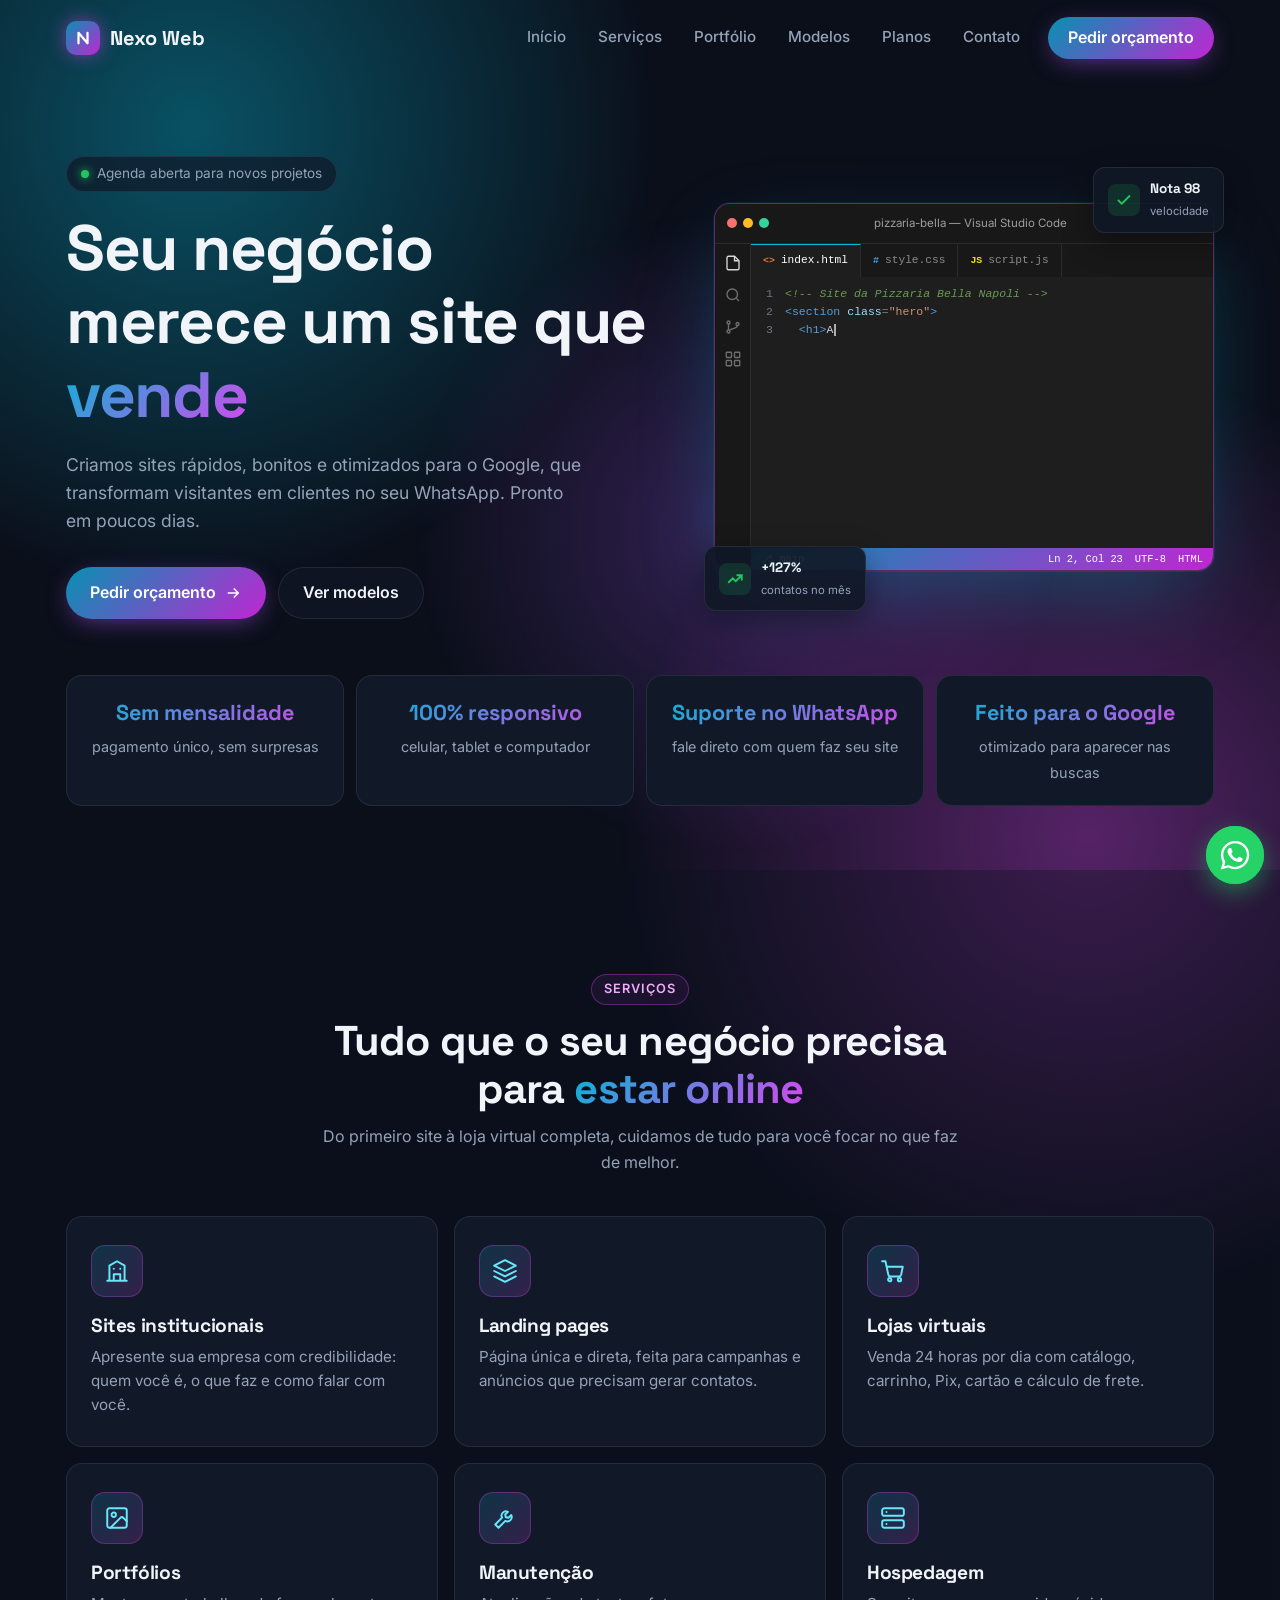
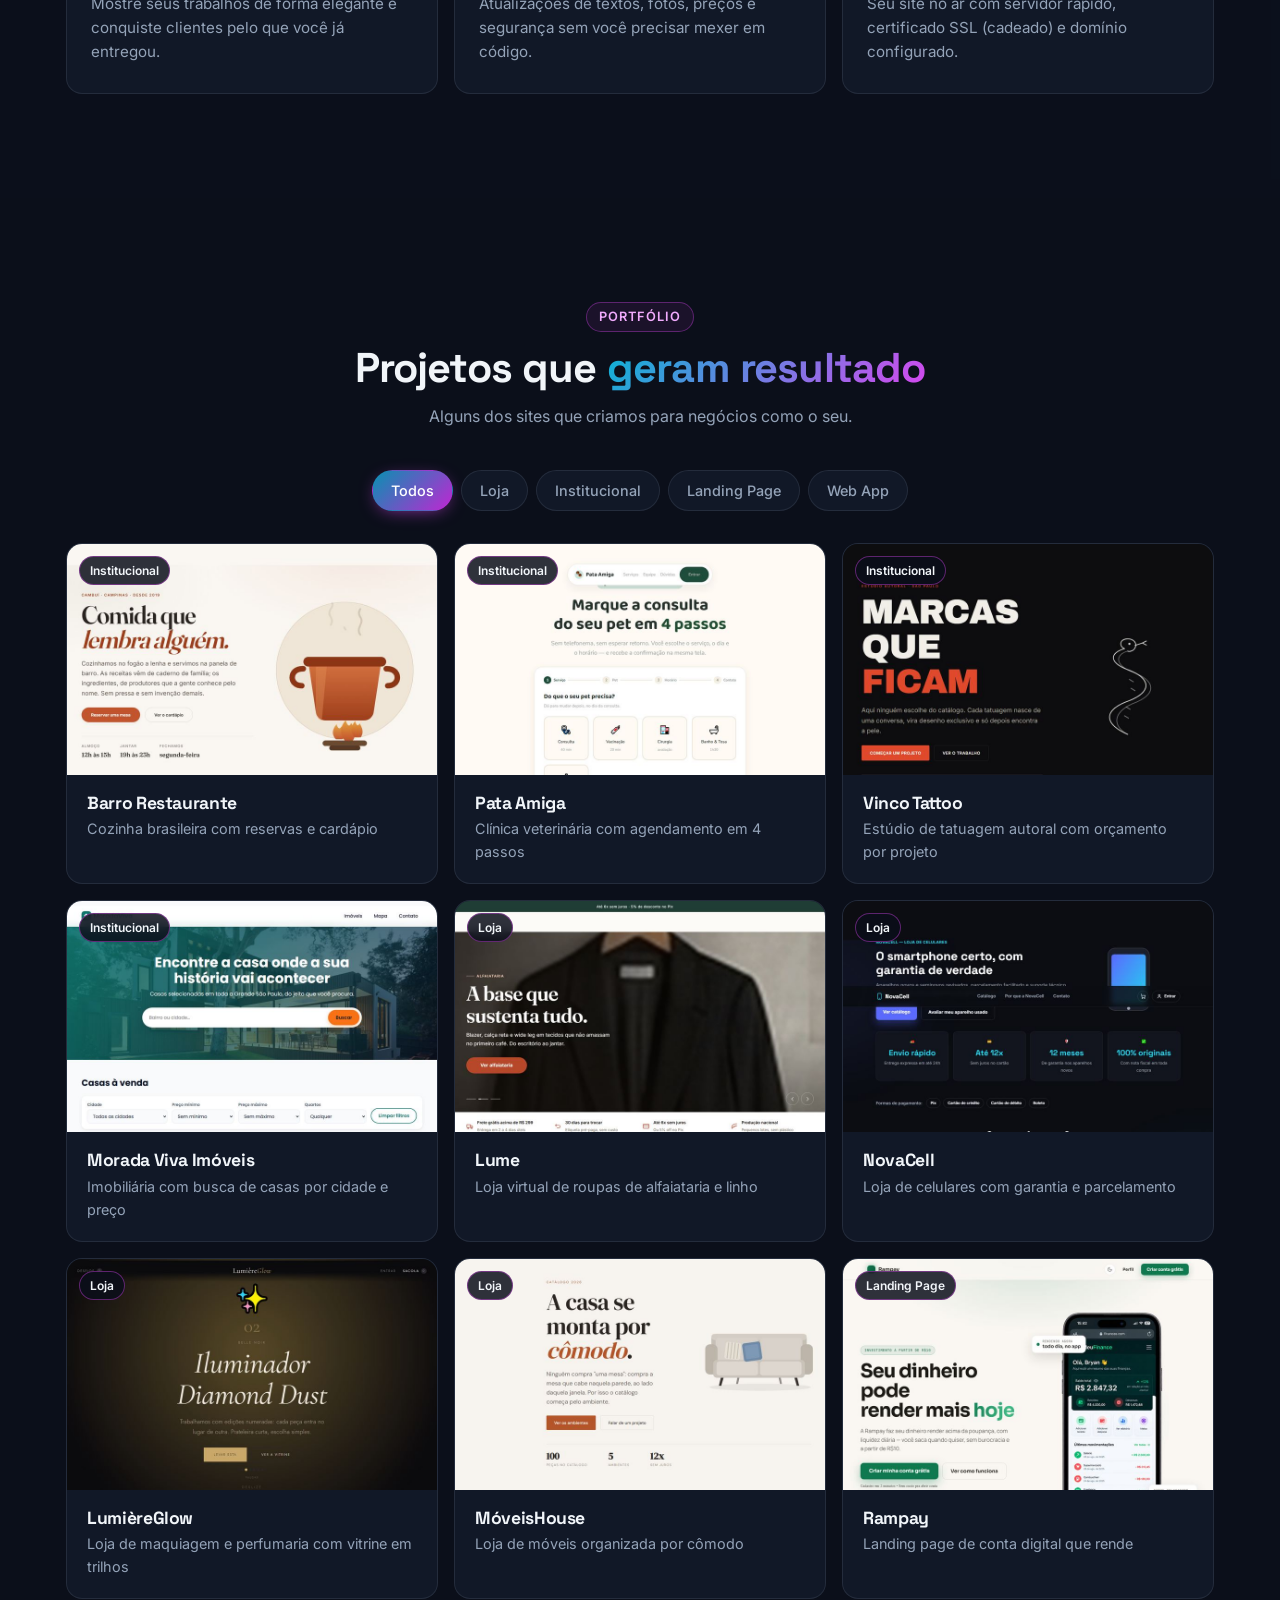
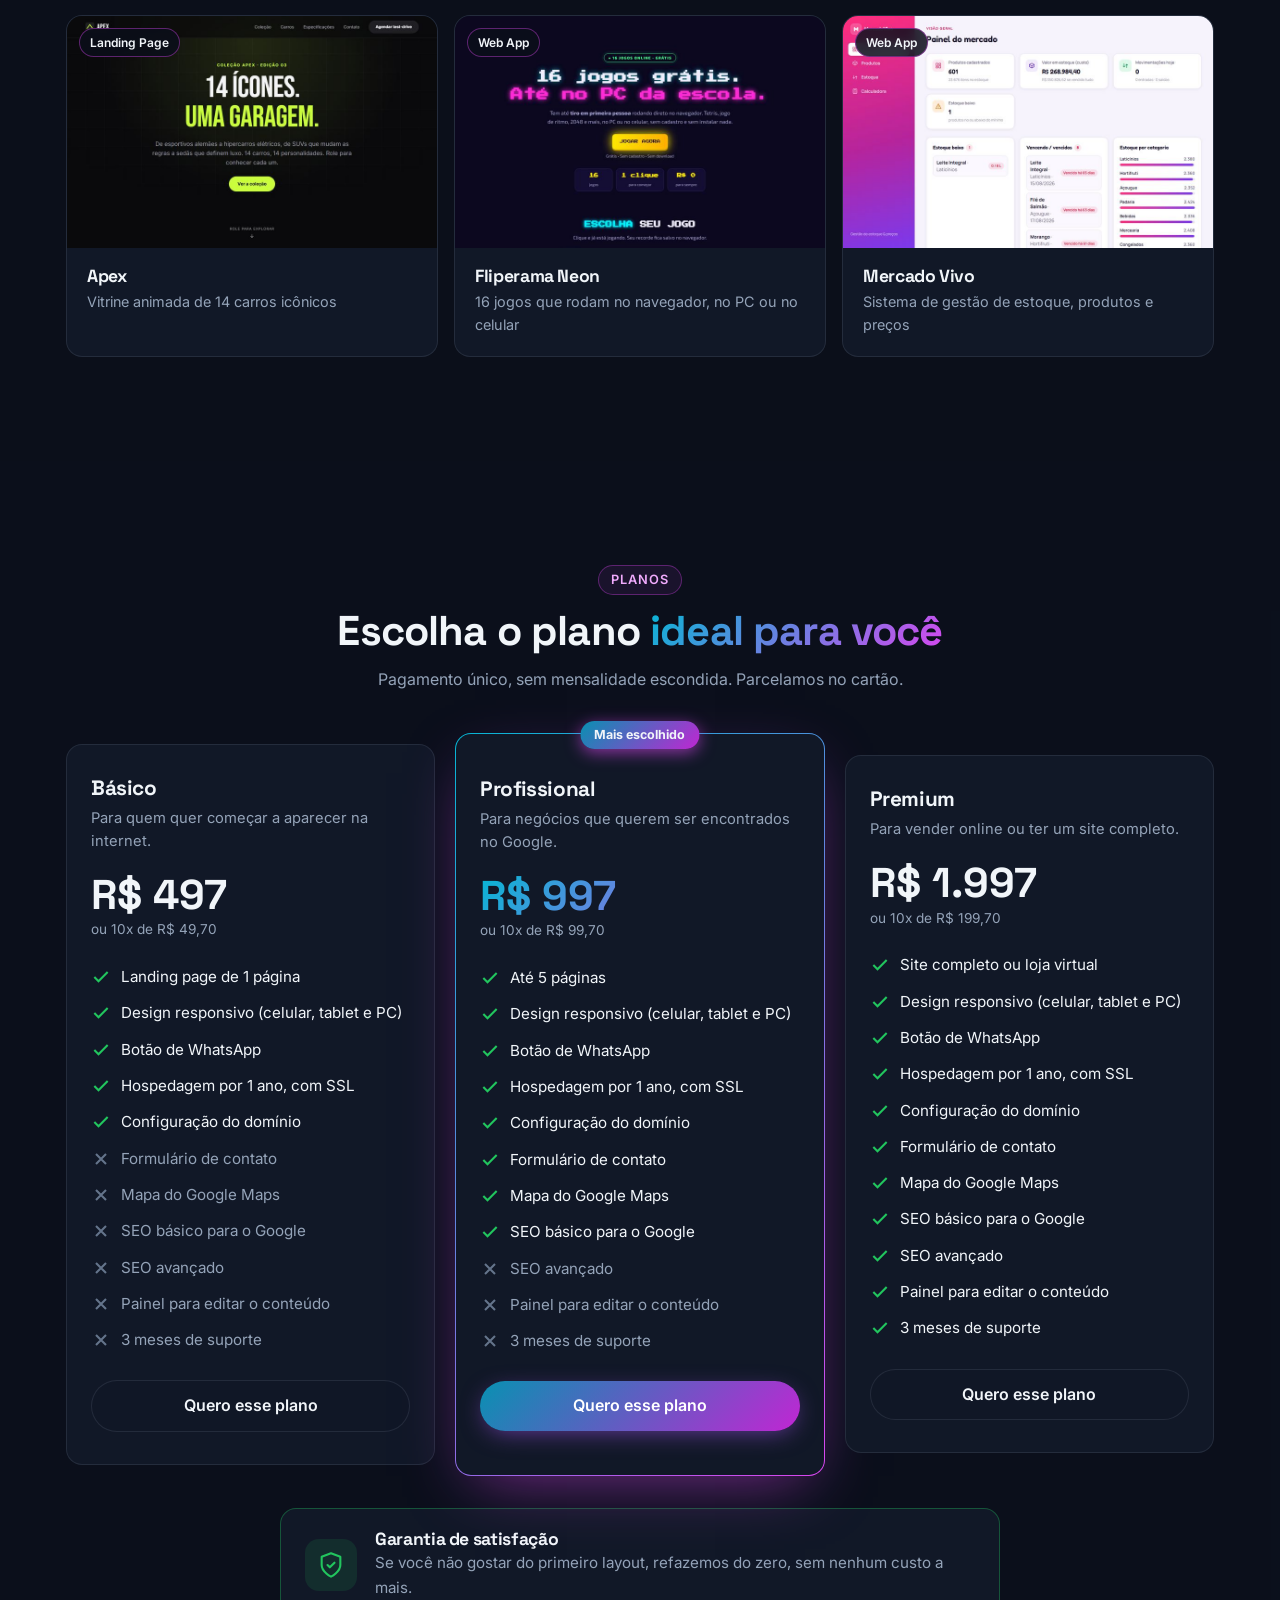
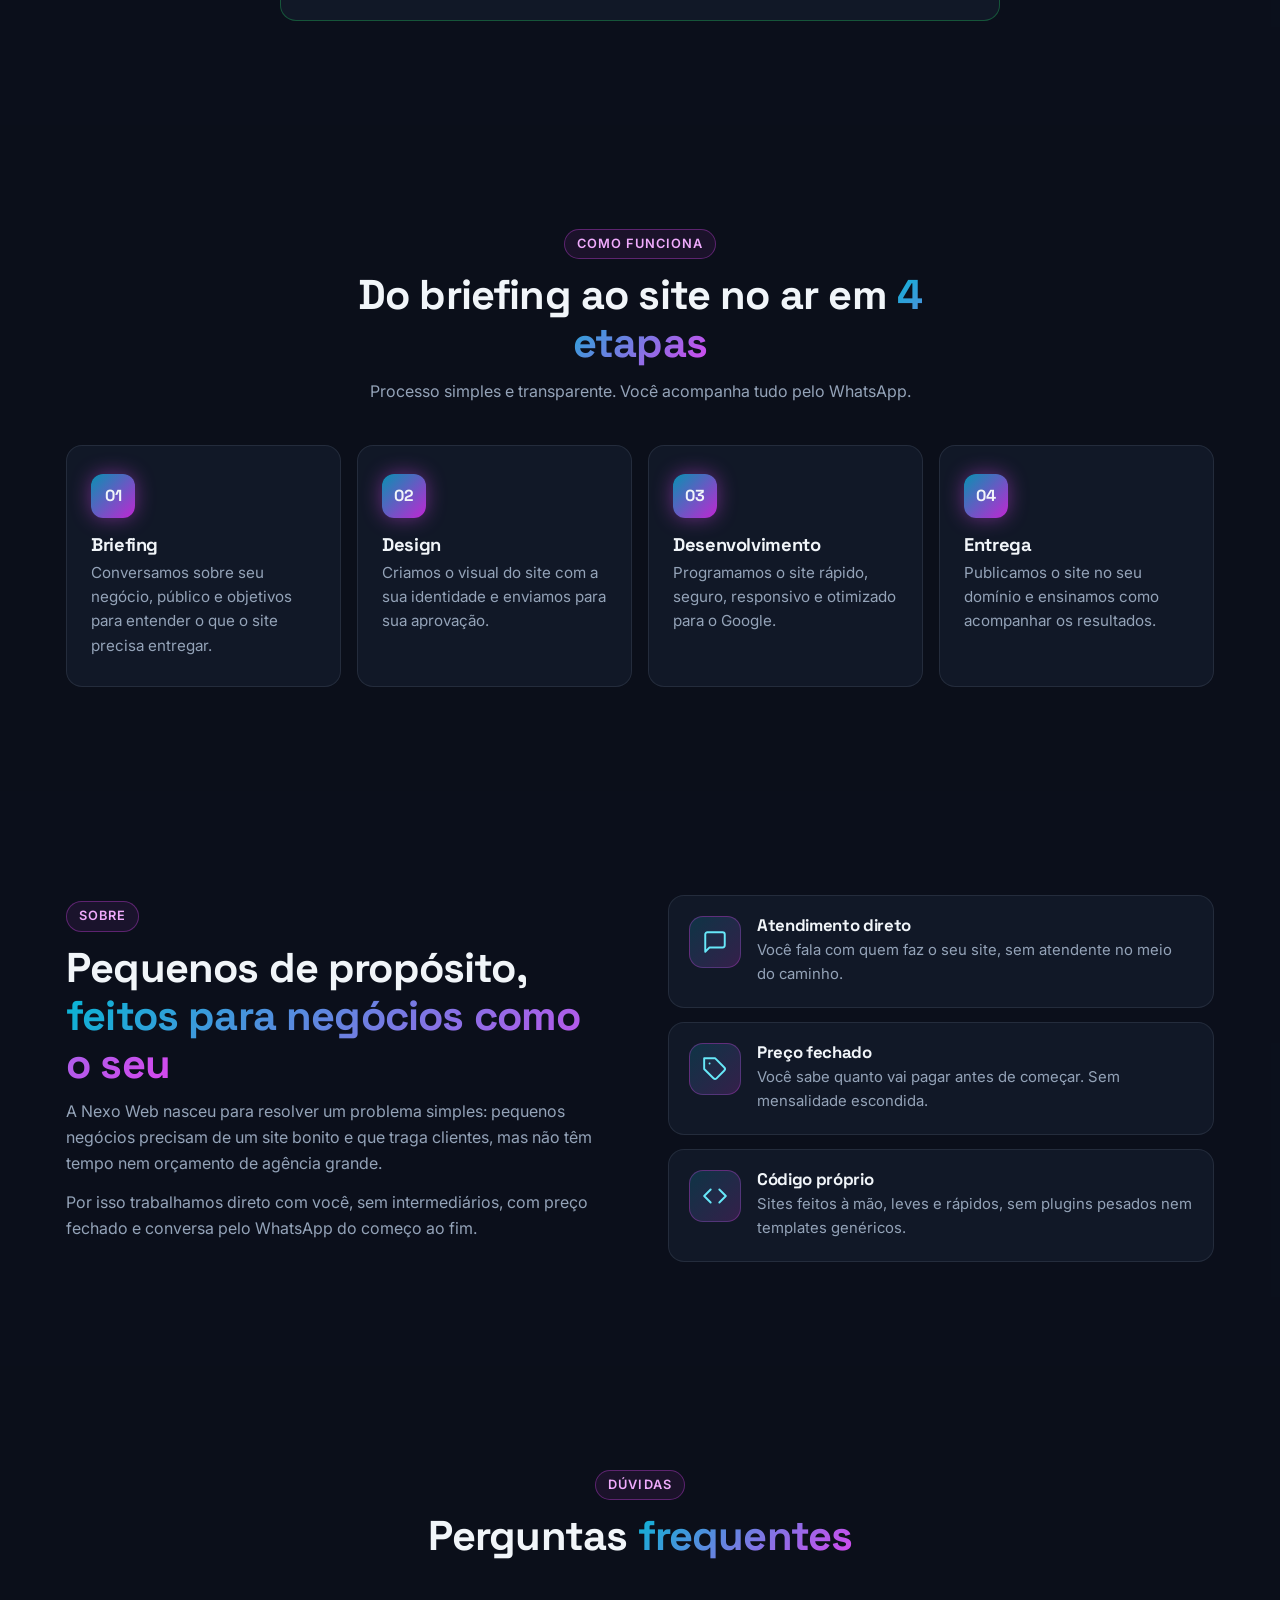
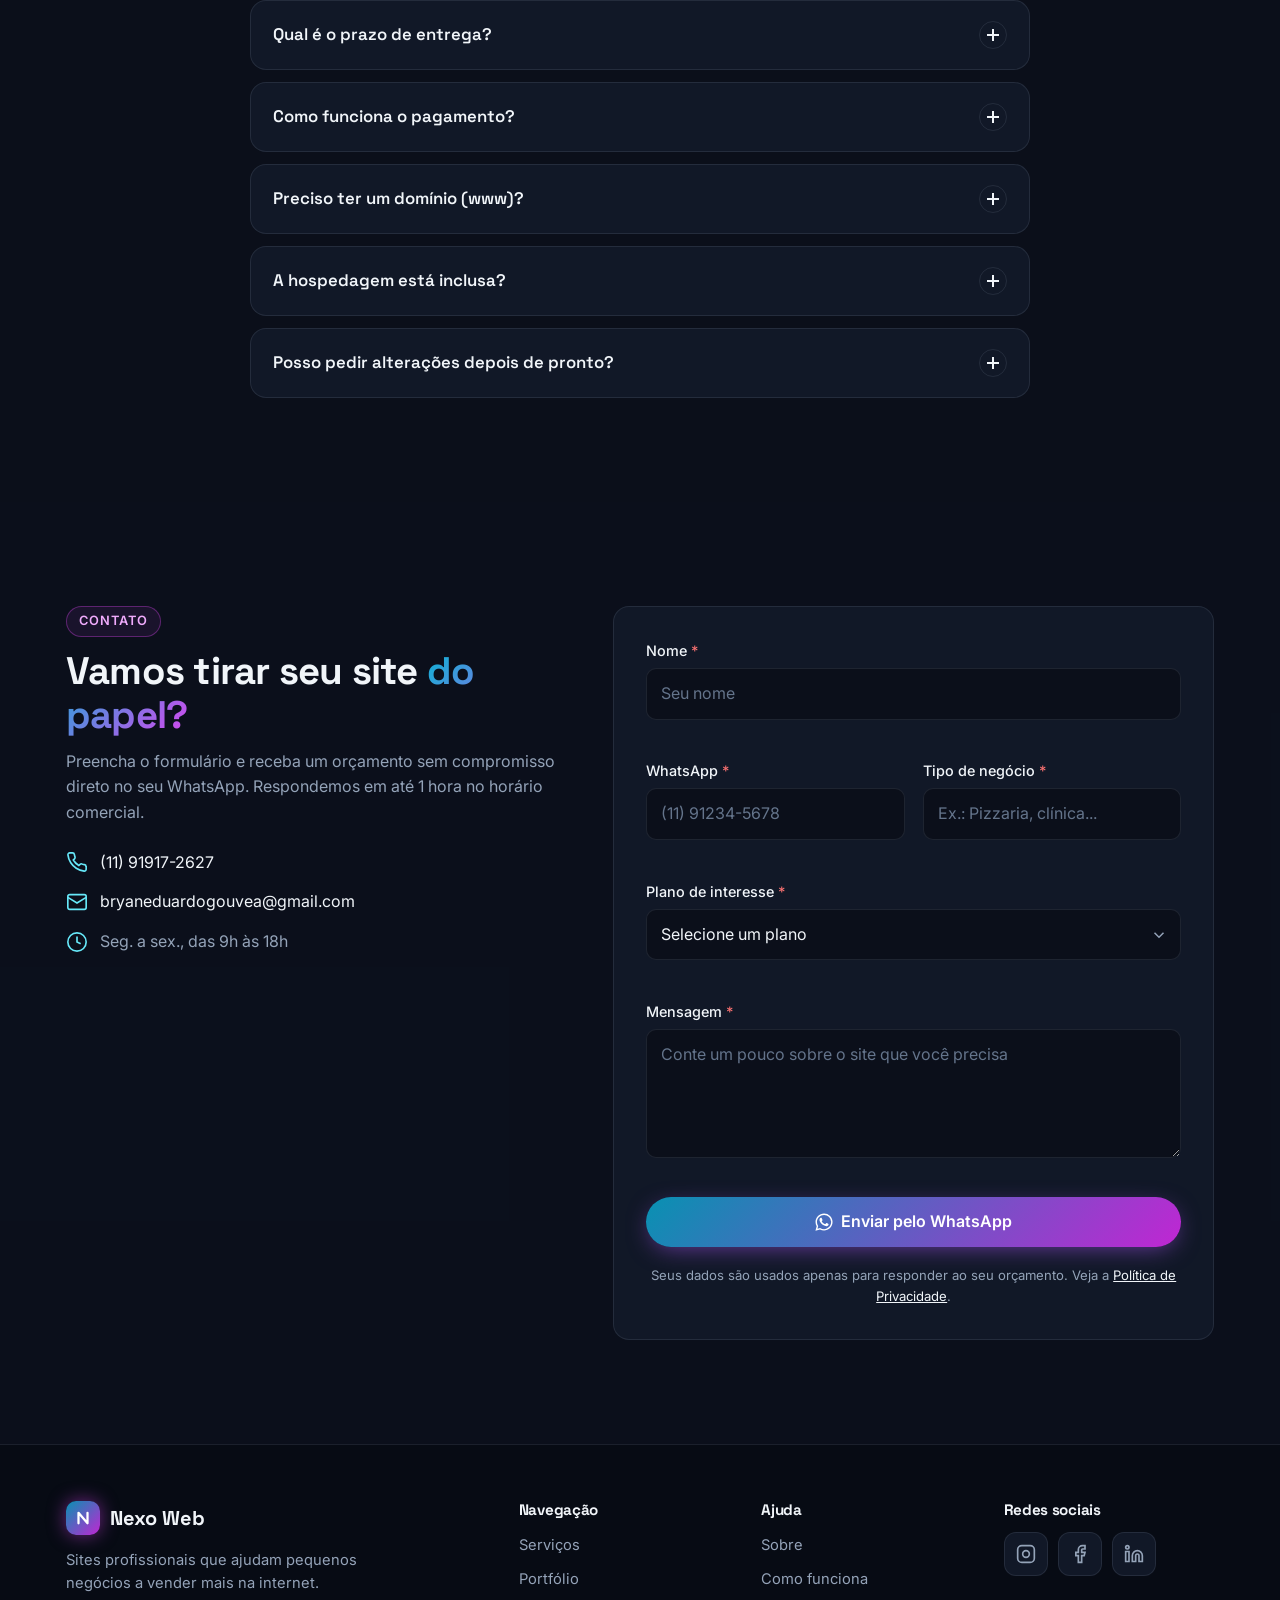
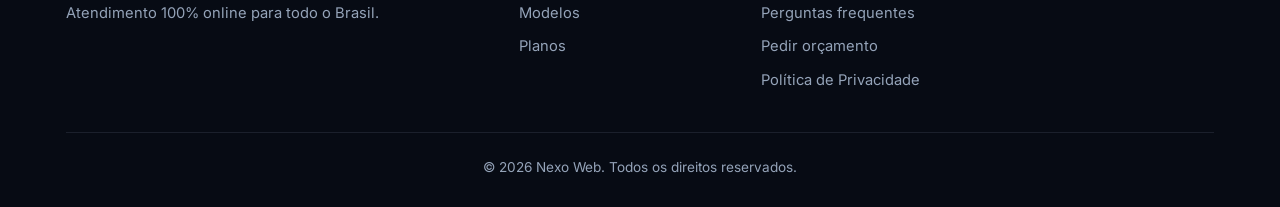
<file: index.html>
<!DOCTYPE html>
<html lang="pt-BR">
<head>
  <meta charset="UTF-8">
  <meta name="viewport" content="width=device-width, initial-scale=1.0">

  <!-- SEO básico -->
  <title>Nexo Web | Sites profissionais que vendem para pequenos negócios</title>
  <meta name="description" content="Criamos sites profissionais, landing pages e lojas virtuais para pequenos negócios e autônomos. Rápidos, responsivos e prontos para vender. Planos a partir de R$ 497.">
  <meta name="theme-color" content="#0B0F1A">
  <!-- Endereço do site no Netlify. Se tiver domínio próprio, troque aqui, no og:url,
       no og:image, no JSON-LD abaixo e nos arquivos sitemap.xml e robots.txt -->
  <link rel="canonical" href="https://nexowebp.netlify.app/">

  <!-- Open Graph (prévia ao compartilhar no WhatsApp, Facebook, LinkedIn) -->
  <meta property="og:type" content="website">
  <meta property="og:locale" content="pt_BR">
  <meta property="og:site_name" content="Nexo Web">
  <meta property="og:title" content="Nexo Web | Seu negócio merece um site que vende">
  <meta property="og:description" content="Sites profissionais, landing pages e lojas virtuais para pequenos negócios. Planos a partir de R$ 497.">
  <meta property="og:url" content="https://nexowebp.netlify.app/">
  <meta property="og:image" content="https://nexowebp.netlify.app/img/og-image.jpg">
  <meta property="og:image:width" content="1200">
  <meta property="og:image:height" content="630">
  <meta property="og:image:alt" content="Nexo Web — Seu negócio merece um site que vende">
  <meta name="twitter:card" content="summary_large_image">

  <!-- Ícone (SVG embutido, sem arquivo extra) -->
  <link rel="icon" href="data:image/svg+xml,%3Csvg xmlns='http://www.w3.org/2000/svg' viewBox='0 0 32 32'%3E%3Cdefs%3E%3ClinearGradient id='g' x1='0' y1='0' x2='1' y2='1'%3E%3Cstop stop-color='%2306B6D4'/%3E%3Cstop offset='1' stop-color='%23D946EF'/%3E%3C/linearGradient%3E%3C/defs%3E%3Crect width='32' height='32' rx='8' fill='url(%23g)'/%3E%3Cpath d='M10 22V10l12 12V10' stroke='white' stroke-width='3' fill='none' stroke-linecap='round' stroke-linejoin='round'/%3E%3C/svg%3E">

  <!-- Fontes: preconnect acelera o carregamento -->
  <link rel="preconnect" href="https://fonts.googleapis.com">
  <link rel="preconnect" href="https://fonts.gstatic.com" crossorigin>
  <link href="https://fonts.googleapis.com/css2?family=Inter:wght@400;500;600&family=Space+Grotesk:wght@500;600;700&display=swap" rel="stylesheet">

  <link rel="stylesheet" href="style.css">

  <!-- Marca que o JS está ativo (permite animações sem esconder conteúdo se o JS falhar) -->
  <script>document.documentElement.classList.add("js");</script>

  <!-- Dados estruturados para o Google -->
  <script type="application/ld+json">
  {
    "@context": "https://schema.org",
    "@type": "ProfessionalService",
    "name": "Nexo Web",
    "description": "Criação de sites profissionais, landing pages e lojas virtuais para pequenos negócios.",
    "url": "https://nexowebp.netlify.app/",
    "email": "bryaneduardogouvea@gmail.com",
    "telephone": "+55-11-91917-2627",
    "areaServed": "BR",
    "priceRange": "R$ 497 - R$ 1.997"
  }
  </script>
</head>
<body>
  <a class="pular-link" href="#conteudo">Pular para o conteúdo</a>

  <!-- ===================== CABEÇALHO / MENU ===================== -->
  <header class="cabecalho">
    <div class="container cabecalho__conteudo">
      <a href="#inicio" class="logo" aria-label="Nexo Web — voltar ao início">
        <span class="logo__icone" aria-hidden="true">
          <svg viewBox="0 0 24 24" fill="none" stroke="#fff" stroke-width="3" stroke-linecap="round" stroke-linejoin="round"><path d="M6 19V5l12 14V5"/></svg>
        </span>
        Nexo Web
      </a>

      <button class="menu-toggle" type="button" aria-expanded="false" aria-controls="menu" aria-label="Abrir menu">
        <span class="menu-toggle__barras"></span>
      </button>

      <nav id="menu" class="menu" aria-label="Menu principal">
        <ul class="menu__lista">
          <li><a class="menu__link" href="#inicio">Início</a></li>
          <li><a class="menu__link" href="#servicos">Serviços</a></li>
          <li><a class="menu__link" href="#portfolio">Portfólio</a></li>
          <li><a class="menu__link" href="modelos.html">Modelos</a></li>
          <li><a class="menu__link" href="#planos">Planos</a></li>
          <li><a class="menu__link" href="#contato">Contato</a></li>
          <li class="menu__cta"><a class="btn btn--primario btn--bloco" href="#contato">Pedir orçamento</a></li>
        </ul>
      </nav>
    </div>
  </header>

  <main id="conteudo">

    <!-- ===================== HERO ===================== -->
    <section id="inicio" class="hero" aria-labelledby="hero-titulo">
      <div class="container">
        <div class="hero__grade">
          <div class="reveal">
            <p class="hero__selo"><span aria-hidden="true"></span> Agenda aberta para novos projetos</p>
            <h1 id="hero-titulo" class="hero__titulo">Seu negócio merece um site que <span class="texto-gradiente">vende</span></h1>
            <p class="hero__sub">Criamos sites rápidos, bonitos e otimizados para o Google, que transformam visitantes em clientes no seu WhatsApp. Pronto em poucos dias.</p>
            <div class="hero__botoes">
              <a class="btn btn--primario" href="#contato">
                Pedir orçamento
                <svg viewBox="0 0 24 24" fill="none" stroke="currentColor" stroke-width="2" aria-hidden="true"><path d="M5 12h14M13 6l6 6-6 6"/></svg>
              </a>
              <a class="btn btn--secundario" href="modelos.html">Ver modelos</a>
            </div>
          </div>

          <div class="hero__visual reveal">
            <!-- Editor de código animado (estilo VS Code). O código é digitado pelo script.js -->
            <div class="janela editor" role="img" aria-label="Editor de código escrevendo o site de um cliente">
              <div class="janela__barra" aria-hidden="true">
                <i></i><i></i><i></i>
                <span class="editor__titulo">pizzaria-bella — Visual Studio Code</span>
              </div>
              <div class="editor__corpo" aria-hidden="true">
                <!-- Barra lateral de ícones -->
                <div class="editor__lateral">
                  <svg viewBox="0 0 24 24" fill="none" stroke="currentColor" stroke-width="1.8" class="ativo"><path d="M14 3H6a2 2 0 0 0-2 2v14a2 2 0 0 0 2 2h12a2 2 0 0 0 2-2V9z"/><path d="M14 3v6h6"/></svg>
                  <svg viewBox="0 0 24 24" fill="none" stroke="currentColor" stroke-width="1.8"><circle cx="11" cy="11" r="7"/><path d="m20 20-3.5-3.5"/></svg>
                  <svg viewBox="0 0 24 24" fill="none" stroke="currentColor" stroke-width="1.8"><circle cx="6" cy="6" r="2"/><circle cx="6" cy="18" r="2"/><circle cx="18" cy="8" r="2"/><path d="M6 8v8M18 10c0 4-6 3-10 6"/></svg>
                  <svg viewBox="0 0 24 24" fill="none" stroke="currentColor" stroke-width="1.8"><rect x="3" y="3" width="7" height="7" rx="1"/><rect x="14" y="3" width="7" height="7" rx="1"/><rect x="3" y="14" width="7" height="7" rx="1"/><rect x="14" y="14" width="7" height="7" rx="1"/></svg>
                </div>
                <div class="editor__principal">
                  <div class="editor__abas">
                    <span class="editor__aba ativa" data-aba="0"><b class="ic-html">&lt;&gt;</b>index.html</span>
                    <span class="editor__aba" data-aba="1"><b class="ic-css">#</b>style.css</span>
                    <span class="editor__aba" data-aba="2"><b class="ic-js">JS</b>script.js</span>
                  </div>
                  <div class="editor__codigo">
                    <pre class="editor__linhas"></pre>
                    <pre class="editor__texto"><code id="editor-codigo"></code></pre>
                  </div>
                  <div class="editor__status">
                    <span>⎇ main</span>
                    <span class="editor__status-dir"><span id="editor-pos">Ln 1, Col 1</span><span>UTF-8</span><span id="editor-ling">HTML</span></span>
                  </div>
                </div>
              </div>
            </div>
            <div class="hero__flutuante hero__flutuante--1" aria-hidden="true">
              <span class="ponto"><svg viewBox="0 0 24 24" fill="none" stroke="currentColor" stroke-width="2.5"><path d="m3 17 6-6 4 4 8-8M14 7h7v7"/></svg></span>
              <div><strong>+127%</strong><small>contatos no mês</small></div>
            </div>
            <div class="hero__flutuante hero__flutuante--2" aria-hidden="true">
              <span class="ponto"><svg viewBox="0 0 24 24" fill="none" stroke="currentColor" stroke-width="2.5"><path d="M20 6 9 17l-5-5"/></svg></span>
              <div><strong>Nota 98</strong><small>velocidade</small></div>
            </div>
          </div>
        </div>

        <!-- ===================== DIFERENCIAIS ===================== -->
        <ul class="numeros" aria-label="Nossos diferenciais">
          <li class="card numero numero--texto reveal">
            <span class="numero__valor texto-gradiente">Sem mensalidade</span>
            <span class="numero__rotulo">pagamento único, sem surpresas</span>
          </li>
          <li class="card numero numero--texto reveal">
            <span class="numero__valor texto-gradiente">100% responsivo</span>
            <span class="numero__rotulo">celular, tablet e computador</span>
          </li>
          <li class="card numero numero--texto reveal">
            <span class="numero__valor texto-gradiente">Suporte no WhatsApp</span>
            <span class="numero__rotulo">fale direto com quem faz seu site</span>
          </li>
          <li class="card numero numero--texto reveal">
            <span class="numero__valor texto-gradiente">Feito para o Google</span>
            <span class="numero__rotulo">otimizado para aparecer nas buscas</span>
          </li>
        </ul>
      </div>
    </section>

    <!-- ===================== SERVIÇOS ===================== -->
    <section id="servicos" class="secao secao--alt" aria-labelledby="servicos-titulo">
      <div class="container">
        <div class="secao__topo reveal">
          <span class="secao__tag">Serviços</span>
          <h2 id="servicos-titulo" class="secao__titulo">Tudo que o seu negócio precisa para <span class="texto-gradiente">estar online</span></h2>
          <p class="secao__sub">Do primeiro site à loja virtual completa, cuidamos de tudo para você focar no que faz de melhor.</p>
        </div>

        <div class="grade-servicos">
          <article class="card servico reveal">
            <div class="servico__icone" aria-hidden="true">
              <svg viewBox="0 0 24 24" fill="none" stroke="currentColor" stroke-width="1.8" stroke-linecap="round" stroke-linejoin="round"><path d="M3 21h18M5 21V7l7-4 7 4v14M9 21v-6h6v6M9 10h.01M15 10h.01"/></svg>
            </div>
            <h3>Sites institucionais</h3>
            <p>Apresente sua empresa com credibilidade: quem você é, o que faz e como falar com você.</p>
          </article>
          <article class="card servico reveal">
            <div class="servico__icone" aria-hidden="true">
              <svg viewBox="0 0 24 24" fill="none" stroke="currentColor" stroke-width="1.8" stroke-linecap="round" stroke-linejoin="round"><path d="M12 2 2 7l10 5 10-5-10-5zM2 17l10 5 10-5M2 12l10 5 10-5"/></svg>
            </div>
            <h3>Landing pages</h3>
            <p>Página única e direta, feita para campanhas e anúncios que precisam gerar contatos.</p>
          </article>
          <article class="card servico reveal">
            <div class="servico__icone" aria-hidden="true">
              <svg viewBox="0 0 24 24" fill="none" stroke="currentColor" stroke-width="1.8" stroke-linecap="round" stroke-linejoin="round"><circle cx="9" cy="20" r="1.5"/><circle cx="18" cy="20" r="1.5"/><path d="M2 3h3l2.7 12.4a2 2 0 0 0 2 1.6h7.8a2 2 0 0 0 2-1.5L21 8H6"/></svg>
            </div>
            <h3>Lojas virtuais</h3>
            <p>Venda 24 horas por dia com catálogo, carrinho, Pix, cartão e cálculo de frete.</p>
          </article>
          <article class="card servico reveal">
            <div class="servico__icone" aria-hidden="true">
              <svg viewBox="0 0 24 24" fill="none" stroke="currentColor" stroke-width="1.8" stroke-linecap="round" stroke-linejoin="round"><rect x="3" y="3" width="18" height="18" rx="2"/><circle cx="9" cy="9" r="2"/><path d="m21 15-3.1-3.1a2 2 0 0 0-2.8 0L6 21"/></svg>
            </div>
            <h3>Portfólios</h3>
            <p>Mostre seus trabalhos de forma elegante e conquiste clientes pelo que você já entregou.</p>
          </article>
          <article class="card servico reveal">
            <div class="servico__icone" aria-hidden="true">
              <svg viewBox="0 0 24 24" fill="none" stroke="currentColor" stroke-width="1.8" stroke-linecap="round" stroke-linejoin="round"><path d="M14.7 6.3a4 4 0 0 0-5.4 5.4L3 18l3 3 6.3-6.3a4 4 0 0 0 5.4-5.4l-2.5 2.5-2.5-.5-.5-2.5 2.5-2.5z"/></svg>
            </div>
            <h3>Manutenção</h3>
            <p>Atualizações de textos, fotos, preços e segurança sem você precisar mexer em código.</p>
          </article>
          <article class="card servico reveal">
            <div class="servico__icone" aria-hidden="true">
              <svg viewBox="0 0 24 24" fill="none" stroke="currentColor" stroke-width="1.8" stroke-linecap="round" stroke-linejoin="round"><rect x="2" y="3" width="20" height="7" rx="2"/><rect x="2" y="14" width="20" height="7" rx="2"/><path d="M6 6.5h.01M6 17.5h.01"/></svg>
            </div>
            <h3>Hospedagem</h3>
            <p>Seu site no ar com servidor rápido, certificado SSL (cadeado) e domínio configurado.</p>
          </article>
        </div>
      </div>
    </section>

    <!-- ===================== PORTFÓLIO ===================== -->
    <section id="portfolio" class="secao" aria-labelledby="portfolio-titulo">
      <div class="container">
        <div class="secao__topo reveal">
          <span class="secao__tag">Portfólio</span>
          <h2 id="portfolio-titulo" class="secao__titulo">Projetos que <span class="texto-gradiente">geram resultado</span></h2>
          <p class="secao__sub">Alguns dos sites que criamos para negócios como o seu.</p>
        </div>

        <div id="filtros-portfolio" class="filtros reveal" role="group" aria-label="Filtrar projetos por categoria">
          <button type="button" class="filtro" data-filtro="todos" aria-pressed="true">Todos</button>
          <button type="button" class="filtro" data-filtro="loja" aria-pressed="false">Loja</button>
          <button type="button" class="filtro" data-filtro="institucional" aria-pressed="false">Institucional</button>
          <button type="button" class="filtro" data-filtro="landing" aria-pressed="false">Landing Page</button>
          <button type="button" class="filtro" data-filtro="webapp" aria-pressed="false">Web App</button>
        </div>

        <div class="grade-portfolio" aria-live="polite">
          <!-- Imagens em img/portfolio/: "nome.jpg" é a foto do card e "nome-pagina.jpg"
               é a página inteira do site, que rola ao passar o mouse (ou sozinha no celular). -->
          <article class="card projeto tem-previa reveal" data-categoria="institucional">
            <div class="projeto__imagem projeto__imagem--tela">
              <img src="img/portfolio/barro.jpg" alt="Página inicial do site do restaurante Barro, com panela de barro ilustrada" loading="lazy" width="800" height="500">
              <span class="etiqueta">Institucional</span>
              <div class="previa" aria-hidden="true"><img class="previa__rolagem" src="img/portfolio/barro-pagina.jpg" alt="" loading="lazy" width="640" height="3600"></div>
            </div>
            <div class="projeto__info"><h3>Barro Restaurante</h3><p>Cozinha brasileira com reservas e cardápio</p></div>
          </article>
          <article class="card projeto tem-previa reveal" data-categoria="institucional">
            <div class="projeto__imagem projeto__imagem--tela">
              <img src="img/portfolio/pata-amiga.jpg" alt="Página inicial da clínica veterinária Pata Amiga com o agendamento de consulta" loading="lazy" width="800" height="500">
              <span class="etiqueta">Institucional</span>
              <div class="previa" aria-hidden="true"><img class="previa__rolagem" src="img/portfolio/pata-amiga-pagina.jpg" alt="" loading="lazy" width="640" height="1634"></div>
            </div>
            <div class="projeto__info"><h3>Pata Amiga</h3><p>Clínica veterinária com agendamento em 4 passos</p></div>
          </article>
          <article class="card projeto tem-previa reveal" data-categoria="institucional">
            <div class="projeto__imagem projeto__imagem--tela">
              <img src="img/portfolio/vinco.jpg" alt="Página inicial do estúdio de tatuagem Vinco" loading="lazy" width="800" height="500">
              <span class="etiqueta">Institucional</span>
              <div class="previa" aria-hidden="true"><img class="previa__rolagem" src="img/portfolio/vinco-pagina.jpg" alt="" loading="lazy" width="640" height="3578"></div>
            </div>
            <div class="projeto__info"><h3>Vinco Tattoo</h3><p>Estúdio de tatuagem autoral com orçamento por projeto</p></div>
          </article>
          <article class="card projeto tem-previa reveal" data-categoria="institucional">
            <div class="projeto__imagem projeto__imagem--tela">
              <img src="img/portfolio/morada-viva.jpg" alt="Página inicial da imobiliária Morada Viva com campo de busca de imóveis" loading="lazy" width="800" height="500">
              <span class="etiqueta">Institucional</span>
              <div class="previa" aria-hidden="true"><img class="previa__rolagem" src="img/portfolio/morada-viva-pagina.jpg" alt="" loading="lazy" width="640" height="1561"></div>
            </div>
            <div class="projeto__info"><h3>Morada Viva Imóveis</h3><p>Imobiliária com busca de casas por cidade e preço</p></div>
          </article>
          <article class="card projeto tem-previa reveal" data-categoria="loja">
            <div class="projeto__imagem projeto__imagem--tela">
              <img src="img/portfolio/lume.jpg" alt="Página inicial da loja Lume com a coleção de linho" loading="lazy" width="800" height="500">
              <span class="etiqueta">Loja</span>
              <div class="previa" aria-hidden="true"><img class="previa__rolagem" src="img/portfolio/lume-pagina.jpg" alt="" loading="lazy" width="640" height="3600"></div>
            </div>
            <div class="projeto__info"><h3>Lume</h3><p>Loja virtual de roupas de alfaiataria e linho</p></div>
          </article>
          <article class="card projeto tem-previa reveal" data-categoria="loja">
            <div class="projeto__imagem projeto__imagem--tela">
              <img src="img/portfolio/novacell.jpg" alt="Página inicial da loja de celulares NovaCell" loading="lazy" width="800" height="500">
              <span class="etiqueta">Loja</span>
              <div class="previa" aria-hidden="true"><img class="previa__rolagem" src="img/portfolio/novacell-pagina.jpg" alt="" loading="lazy" width="640" height="2306"></div>
            </div>
            <div class="projeto__info"><h3>NovaCell</h3><p>Loja de celulares com garantia e parcelamento</p></div>
          </article>
          <article class="card projeto tem-previa reveal" data-categoria="loja">
            <div class="projeto__imagem projeto__imagem--tela">
              <img src="img/portfolio/lumiereglow.jpg" alt="Página inicial da loja LumièreGlow com um produto em destaque" loading="lazy" width="800" height="500">
              <span class="etiqueta">Loja</span>
              <div class="previa" aria-hidden="true"><img class="previa__rolagem" src="img/portfolio/lumiereglow-pagina.jpg" alt="" loading="lazy" width="640" height="1437"></div>
            </div>
            <div class="projeto__info"><h3>LumièreGlow</h3><p>Loja de maquiagem e perfumaria com vitrine em trilhos</p></div>
          </article>
          <article class="card projeto tem-previa reveal" data-categoria="loja">
            <div class="projeto__imagem projeto__imagem--tela">
              <img src="img/portfolio/moveishouse.jpg" alt="Página inicial da loja MóveisHouse com um sofá em destaque" loading="lazy" width="800" height="500">
              <span class="etiqueta">Loja</span>
              <div class="previa" aria-hidden="true"><img class="previa__rolagem" src="img/portfolio/moveishouse-pagina.jpg" alt="" loading="lazy" width="640" height="3600"></div>
            </div>
            <div class="projeto__info"><h3>MóveisHouse</h3><p>Loja de móveis organizada por cômodo</p></div>
          </article>
          <article class="card projeto tem-previa reveal" data-categoria="landing">
            <div class="projeto__imagem projeto__imagem--tela">
              <img src="img/portfolio/rampay.jpg" alt="Landing page da Rampay com um celular mostrando o aplicativo" loading="lazy" width="800" height="500">
              <span class="etiqueta">Landing Page</span>
              <div class="previa" aria-hidden="true"><img class="previa__rolagem" src="img/portfolio/rampay-pagina.jpg" alt="" loading="lazy" width="640" height="3439"></div>
            </div>
            <div class="projeto__info"><h3>Rampay</h3><p>Landing page de conta digital que rende</p></div>
          </article>
          <article class="card projeto tem-previa reveal" data-categoria="landing">
            <div class="projeto__imagem projeto__imagem--tela">
              <img src="img/portfolio/apex.jpg" alt="Página inicial do site Apex com o título 14 ícones, uma garagem" loading="lazy" width="800" height="500">
              <span class="etiqueta">Landing Page</span>
              <div class="previa" aria-hidden="true"><img class="previa__rolagem" src="img/portfolio/apex-pagina.jpg" alt="" loading="lazy" width="640" height="3600"></div>
            </div>
            <div class="projeto__info"><h3>Apex</h3><p>Vitrine animada de 14 carros icônicos</p></div>
          </article>
          <article class="card projeto tem-previa reveal" data-categoria="webapp">
            <div class="projeto__imagem projeto__imagem--tela">
              <img src="img/portfolio/fliperama.jpg" alt="Página inicial do Fliperama Neon com o título 16 jogos grátis" loading="lazy" width="800" height="500">
              <span class="etiqueta">Web App</span>
              <div class="previa" aria-hidden="true"><img class="previa__rolagem" src="img/portfolio/fliperama-pagina.jpg" alt="" loading="lazy" width="640" height="3600"></div>
            </div>
            <div class="projeto__info"><h3>Fliperama Neon</h3><p>16 jogos que rodam no navegador, no PC ou no celular</p></div>
          </article>
          <article class="card projeto tem-previa reveal" data-categoria="webapp">
            <div class="projeto__imagem projeto__imagem--tela">
              <img src="img/portfolio/mercado-vivo.jpg" alt="Painel do sistema Mercado Vivo com indicadores de estoque" loading="lazy" width="800" height="500">
              <span class="etiqueta">Web App</span>
              <div class="previa" aria-hidden="true"><img class="previa__rolagem" src="img/portfolio/mercado-vivo-pagina.jpg" alt="" loading="lazy" width="640" height="1056"></div>
            </div>
            <div class="projeto__info"><h3>Mercado Vivo</h3><p>Sistema de gestão de estoque, produtos e preços</p></div>
          </article>
        </div>
      </div>
    </section>

    <!-- ===================== PLANOS =====================
         Para editar preços: altere o valor em .plano__preco e,
         se quiser, a mensagem do WhatsApp no atributo data-whats.
         Os três planos listam os mesmos recursos, na mesma ordem:
         <li> normal = o plano tem (ícone ✓);
         <li class="nao-incluso"> = o plano não tem (ícone ✗, texto apagado).
         Ao mudar um recurso, mude nos três cards para a comparação continuar alinhada. -->
    <section id="planos" class="secao secao--alt" aria-labelledby="planos-titulo">
      <div class="container">
        <div class="secao__topo reveal">
          <span class="secao__tag">Planos</span>
          <h2 id="planos-titulo" class="secao__titulo">Escolha o plano <span class="texto-gradiente">ideal para você</span></h2>
          <p class="secao__sub">Pagamento único, sem mensalidade escondida. Parcelamos no cartão.</p>
        </div>

        <div class="grade-planos">
          <!-- Plano Básico -->
          <article class="card plano reveal">
            <h3 class="plano__nome">Básico</h3>
            <p class="plano__desc">Para quem quer começar a aparecer na internet.</p>
            <p class="plano__preco">R$ 497</p>
            <p class="plano__parcela">ou 10x de R$ 49,70</p>
            <ul class="plano__lista">
              <li><svg viewBox="0 0 24 24" fill="none" stroke="currentColor" stroke-width="2.5" aria-hidden="true"><path d="M20 6 9 17l-5-5"/></svg>Landing page de 1 página</li>
              <li><svg viewBox="0 0 24 24" fill="none" stroke="currentColor" stroke-width="2.5" aria-hidden="true"><path d="M20 6 9 17l-5-5"/></svg>Design responsivo (celular, tablet e PC)</li>
              <li><svg viewBox="0 0 24 24" fill="none" stroke="currentColor" stroke-width="2.5" aria-hidden="true"><path d="M20 6 9 17l-5-5"/></svg>Botão de WhatsApp</li>
              <li><svg viewBox="0 0 24 24" fill="none" stroke="currentColor" stroke-width="2.5" aria-hidden="true"><path d="M20 6 9 17l-5-5"/></svg>Hospedagem por 1 ano, com SSL</li>
              <li><svg viewBox="0 0 24 24" fill="none" stroke="currentColor" stroke-width="2.5" aria-hidden="true"><path d="M20 6 9 17l-5-5"/></svg>Configuração do domínio</li>
              <li class="nao-incluso"><svg viewBox="0 0 24 24" fill="none" stroke="currentColor" stroke-width="2.5" aria-hidden="true"><path d="M18 6 6 18M6 6l12 12"/></svg><span class="sr-only">Não incluso: </span>Formulário de contato</li>
              <li class="nao-incluso"><svg viewBox="0 0 24 24" fill="none" stroke="currentColor" stroke-width="2.5" aria-hidden="true"><path d="M18 6 6 18M6 6l12 12"/></svg><span class="sr-only">Não incluso: </span>Mapa do Google Maps</li>
              <li class="nao-incluso"><svg viewBox="0 0 24 24" fill="none" stroke="currentColor" stroke-width="2.5" aria-hidden="true"><path d="M18 6 6 18M6 6l12 12"/></svg><span class="sr-only">Não incluso: </span>SEO básico para o Google</li>
              <li class="nao-incluso"><svg viewBox="0 0 24 24" fill="none" stroke="currentColor" stroke-width="2.5" aria-hidden="true"><path d="M18 6 6 18M6 6l12 12"/></svg><span class="sr-only">Não incluso: </span>SEO avançado</li>
              <li class="nao-incluso"><svg viewBox="0 0 24 24" fill="none" stroke="currentColor" stroke-width="2.5" aria-hidden="true"><path d="M18 6 6 18M6 6l12 12"/></svg><span class="sr-only">Não incluso: </span>Painel para editar o conteúdo</li>
              <li class="nao-incluso"><svg viewBox="0 0 24 24" fill="none" stroke="currentColor" stroke-width="2.5" aria-hidden="true"><path d="M18 6 6 18M6 6l12 12"/></svg><span class="sr-only">Não incluso: </span>3 meses de suporte</li>
            </ul>
            <a class="btn btn--secundario btn--bloco" href="#contato" data-whats="Olá, Nexo Web! Quero o plano Básico (R$ 497). Pode me passar mais detalhes?" aria-label="Quero o plano Básico pelo WhatsApp">Quero esse plano</a>
          </article>

          <!-- Plano Profissional (destaque) -->
          <article class="card plano plano--destaque reveal">
            <span class="plano__selo">Mais escolhido</span>
            <h3 class="plano__nome">Profissional</h3>
            <p class="plano__desc">Para negócios que querem ser encontrados no Google.</p>
            <p class="plano__preco texto-gradiente">R$ 997</p>
            <p class="plano__parcela">ou 10x de R$ 99,70</p>
            <ul class="plano__lista">
              <li><svg viewBox="0 0 24 24" fill="none" stroke="currentColor" stroke-width="2.5" aria-hidden="true"><path d="M20 6 9 17l-5-5"/></svg>Até 5 páginas</li>
              <li><svg viewBox="0 0 24 24" fill="none" stroke="currentColor" stroke-width="2.5" aria-hidden="true"><path d="M20 6 9 17l-5-5"/></svg>Design responsivo (celular, tablet e PC)</li>
              <li><svg viewBox="0 0 24 24" fill="none" stroke="currentColor" stroke-width="2.5" aria-hidden="true"><path d="M20 6 9 17l-5-5"/></svg>Botão de WhatsApp</li>
              <li><svg viewBox="0 0 24 24" fill="none" stroke="currentColor" stroke-width="2.5" aria-hidden="true"><path d="M20 6 9 17l-5-5"/></svg>Hospedagem por 1 ano, com SSL</li>
              <li><svg viewBox="0 0 24 24" fill="none" stroke="currentColor" stroke-width="2.5" aria-hidden="true"><path d="M20 6 9 17l-5-5"/></svg>Configuração do domínio</li>
              <li><svg viewBox="0 0 24 24" fill="none" stroke="currentColor" stroke-width="2.5" aria-hidden="true"><path d="M20 6 9 17l-5-5"/></svg>Formulário de contato</li>
              <li><svg viewBox="0 0 24 24" fill="none" stroke="currentColor" stroke-width="2.5" aria-hidden="true"><path d="M20 6 9 17l-5-5"/></svg>Mapa do Google Maps</li>
              <li><svg viewBox="0 0 24 24" fill="none" stroke="currentColor" stroke-width="2.5" aria-hidden="true"><path d="M20 6 9 17l-5-5"/></svg>SEO básico para o Google</li>
              <li class="nao-incluso"><svg viewBox="0 0 24 24" fill="none" stroke="currentColor" stroke-width="2.5" aria-hidden="true"><path d="M18 6 6 18M6 6l12 12"/></svg><span class="sr-only">Não incluso: </span>SEO avançado</li>
              <li class="nao-incluso"><svg viewBox="0 0 24 24" fill="none" stroke="currentColor" stroke-width="2.5" aria-hidden="true"><path d="M18 6 6 18M6 6l12 12"/></svg><span class="sr-only">Não incluso: </span>Painel para editar o conteúdo</li>
              <li class="nao-incluso"><svg viewBox="0 0 24 24" fill="none" stroke="currentColor" stroke-width="2.5" aria-hidden="true"><path d="M18 6 6 18M6 6l12 12"/></svg><span class="sr-only">Não incluso: </span>3 meses de suporte</li>
            </ul>
            <a class="btn btn--primario btn--bloco" href="#contato" data-whats="Olá, Nexo Web! Quero o plano Profissional (R$ 997). Pode me passar mais detalhes?" aria-label="Quero o plano Profissional pelo WhatsApp">Quero esse plano</a>
          </article>

          <!-- Plano Premium -->
          <article class="card plano reveal">
            <h3 class="plano__nome">Premium</h3>
            <p class="plano__desc">Para vender online ou ter um site completo.</p>
            <p class="plano__preco">R$ 1.997</p>
            <p class="plano__parcela">ou 10x de R$ 199,70</p>
            <ul class="plano__lista">
              <li><svg viewBox="0 0 24 24" fill="none" stroke="currentColor" stroke-width="2.5" aria-hidden="true"><path d="M20 6 9 17l-5-5"/></svg>Site completo ou loja virtual</li>
              <li><svg viewBox="0 0 24 24" fill="none" stroke="currentColor" stroke-width="2.5" aria-hidden="true"><path d="M20 6 9 17l-5-5"/></svg>Design responsivo (celular, tablet e PC)</li>
              <li><svg viewBox="0 0 24 24" fill="none" stroke="currentColor" stroke-width="2.5" aria-hidden="true"><path d="M20 6 9 17l-5-5"/></svg>Botão de WhatsApp</li>
              <li><svg viewBox="0 0 24 24" fill="none" stroke="currentColor" stroke-width="2.5" aria-hidden="true"><path d="M20 6 9 17l-5-5"/></svg>Hospedagem por 1 ano, com SSL</li>
              <li><svg viewBox="0 0 24 24" fill="none" stroke="currentColor" stroke-width="2.5" aria-hidden="true"><path d="M20 6 9 17l-5-5"/></svg>Configuração do domínio</li>
              <li><svg viewBox="0 0 24 24" fill="none" stroke="currentColor" stroke-width="2.5" aria-hidden="true"><path d="M20 6 9 17l-5-5"/></svg>Formulário de contato</li>
              <li><svg viewBox="0 0 24 24" fill="none" stroke="currentColor" stroke-width="2.5" aria-hidden="true"><path d="M20 6 9 17l-5-5"/></svg>Mapa do Google Maps</li>
              <li><svg viewBox="0 0 24 24" fill="none" stroke="currentColor" stroke-width="2.5" aria-hidden="true"><path d="M20 6 9 17l-5-5"/></svg>SEO básico para o Google</li>
              <li><svg viewBox="0 0 24 24" fill="none" stroke="currentColor" stroke-width="2.5" aria-hidden="true"><path d="M20 6 9 17l-5-5"/></svg>SEO avançado</li>
              <li><svg viewBox="0 0 24 24" fill="none" stroke="currentColor" stroke-width="2.5" aria-hidden="true"><path d="M20 6 9 17l-5-5"/></svg>Painel para editar o conteúdo</li>
              <li><svg viewBox="0 0 24 24" fill="none" stroke="currentColor" stroke-width="2.5" aria-hidden="true"><path d="M20 6 9 17l-5-5"/></svg>3 meses de suporte</li>
            </ul>
            <a class="btn btn--secundario btn--bloco" href="#contato" data-whats="Olá, Nexo Web! Quero o plano Premium (R$ 1.997). Pode me passar mais detalhes?" aria-label="Quero o plano Premium pelo WhatsApp">Quero esse plano</a>
          </article>
        </div>

        <!-- Garantia -->
        <div class="card garantia reveal">
          <span class="garantia__icone" aria-hidden="true">
            <svg viewBox="0 0 24 24" fill="none" stroke="currentColor" stroke-width="1.8" stroke-linecap="round" stroke-linejoin="round"><path d="M12 22s8-4 8-10V5l-8-3-8 3v7c0 6 8 10 8 10z"/><path d="m9 12 2 2 4-4"/></svg>
          </span>
          <div>
            <h3>Garantia de satisfação</h3>
            <p>Se você não gostar do primeiro layout, refazemos do zero, sem nenhum custo a mais.</p>
          </div>
        </div>
      </div>
    </section>

    <!-- ===================== COMO FUNCIONA ===================== -->
    <section id="como-funciona" class="secao" aria-labelledby="etapas-titulo">
      <div class="container">
        <div class="secao__topo reveal">
          <span class="secao__tag">Como funciona</span>
          <h2 id="etapas-titulo" class="secao__titulo">Do briefing ao site no ar em <span class="texto-gradiente">4 etapas</span></h2>
          <p class="secao__sub">Processo simples e transparente. Você acompanha tudo pelo WhatsApp.</p>
        </div>

        <ol class="etapas">
          <li class="card etapa reveal">
            <span class="etapa__numero" aria-hidden="true">01</span>
            <h3>Briefing</h3>
            <p>Conversamos sobre seu negócio, público e objetivos para entender o que o site precisa entregar.</p>
          </li>
          <li class="card etapa reveal">
            <span class="etapa__numero" aria-hidden="true">02</span>
            <h3>Design</h3>
            <p>Criamos o visual do site com a sua identidade e enviamos para sua aprovação.</p>
          </li>
          <li class="card etapa reveal">
            <span class="etapa__numero" aria-hidden="true">03</span>
            <h3>Desenvolvimento</h3>
            <p>Programamos o site rápido, seguro, responsivo e otimizado para o Google.</p>
          </li>
          <li class="card etapa reveal">
            <span class="etapa__numero" aria-hidden="true">04</span>
            <h3>Entrega</h3>
            <p>Publicamos o site no seu domínio e ensinamos como acompanhar os resultados.</p>
          </li>
        </ol>
      </div>
    </section>

    <!-- ===================== SOBRE ===================== -->
    <section id="sobre" class="secao secao--alt" aria-labelledby="sobre-titulo">
      <div class="container sobre">
        <div class="sobre__texto reveal">
          <span class="secao__tag">Sobre</span>
          <h2 id="sobre-titulo" class="secao__titulo">Pequenos de propósito, <span class="texto-gradiente">feitos para negócios como o seu</span></h2>
          <p>A Nexo Web nasceu para resolver um problema simples: pequenos negócios precisam de um site bonito e que traga clientes, mas não têm tempo nem orçamento de agência grande.</p>
          <p>Por isso trabalhamos direto com você, sem intermediários, com preço fechado e conversa pelo WhatsApp do começo ao fim.</p>
        </div>
        <ul class="sobre__pilares">
          <li class="card pilar reveal">
            <span class="servico__icone" aria-hidden="true"><svg viewBox="0 0 24 24" fill="none" stroke="currentColor" stroke-width="1.8" stroke-linecap="round" stroke-linejoin="round"><path d="M21 15a2 2 0 0 1-2 2H7l-4 4V5a2 2 0 0 1 2-2h14a2 2 0 0 1 2 2z"/></svg></span>
            <div><h3>Atendimento direto</h3><p>Você fala com quem faz o seu site, sem atendente no meio do caminho.</p></div>
          </li>
          <li class="card pilar reveal">
            <span class="servico__icone" aria-hidden="true"><svg viewBox="0 0 24 24" fill="none" stroke="currentColor" stroke-width="1.8" stroke-linecap="round" stroke-linejoin="round"><path d="M20.6 13.4 13.4 20.6a2 2 0 0 1-2.8 0L2 12V2h10l8.6 8.6a2 2 0 0 1 0 2.8z"/><path d="M7 7h.01"/></svg></span>
            <div><h3>Preço fechado</h3><p>Você sabe quanto vai pagar antes de começar. Sem mensalidade escondida.</p></div>
          </li>
          <li class="card pilar reveal">
            <span class="servico__icone" aria-hidden="true"><svg viewBox="0 0 24 24" fill="none" stroke="currentColor" stroke-width="1.8" stroke-linecap="round" stroke-linejoin="round"><path d="m16 18 6-6-6-6M8 6l-6 6 6 6"/></svg></span>
            <div><h3>Código próprio</h3><p>Sites feitos à mão, leves e rápidos, sem plugins pesados nem templates genéricos.</p></div>
          </li>
        </ul>
      </div>
    </section>

    <!-- ===================== PERGUNTAS FREQUENTES ===================== -->
    <section id="faq" class="secao" aria-labelledby="faq-titulo">
      <div class="container">
        <div class="secao__topo reveal">
          <span class="secao__tag">Dúvidas</span>
          <h2 id="faq-titulo" class="secao__titulo">Perguntas <span class="texto-gradiente">frequentes</span></h2>
        </div>

        <div class="faq">
          <div class="card faq__item reveal">
            <h3>
              <button type="button" class="faq__pergunta" aria-expanded="false" aria-controls="faq-1">
                Qual é o prazo de entrega? <span class="faq__icone" aria-hidden="true"></span>
              </button>
            </h3>
            <div id="faq-1" class="faq__resposta"><div><p>Landing pages ficam prontas em até 5 dias úteis, sites de até 5 páginas em 7 a 10 dias úteis e lojas virtuais em 15 a 20 dias úteis, contando a partir do envio dos textos e imagens.</p></div></div>
          </div>
          <div class="card faq__item reveal">
            <h3>
              <button type="button" class="faq__pergunta" aria-expanded="false" aria-controls="faq-2">
                Como funciona o pagamento? <span class="faq__icone" aria-hidden="true"></span>
              </button>
            </h3>
            <div id="faq-2" class="faq__resposta"><div><p>Você pode pagar via Pix com desconto ou parcelar em até 10x no cartão. Também aceitamos 50% na aprovação do projeto e 50% na entrega.</p></div></div>
          </div>
          <div class="card faq__item reveal">
            <h3>
              <button type="button" class="faq__pergunta" aria-expanded="false" aria-controls="faq-3">
                Preciso ter um domínio (www)? <span class="faq__icone" aria-hidden="true"></span>
              </button>
            </h3>
            <div id="faq-3" class="faq__resposta"><div><p>Não precisa se preocupar. Ajudamos você a registrar o domínio (ex.: seunegocio.com.br) no seu nome e fazemos toda a configuração. O registro custa cerca de R$ 40 por ano.</p></div></div>
          </div>
          <div class="card faq__item reveal">
            <h3>
              <button type="button" class="faq__pergunta" aria-expanded="false" aria-controls="faq-4">
                A hospedagem está inclusa? <span class="faq__icone" aria-hidden="true"></span>
              </button>
            </h3>
            <div id="faq-4" class="faq__resposta"><div><p>Sim, o primeiro ano de hospedagem com certificado SSL está incluso em todos os planos. Depois disso, a renovação é opcional e tem valor acessível.</p></div></div>
          </div>
          <div class="card faq__item reveal">
            <h3>
              <button type="button" class="faq__pergunta" aria-expanded="false" aria-controls="faq-5">
                Posso pedir alterações depois de pronto? <span class="faq__icone" aria-hidden="true"></span>
              </button>
            </h3>
            <div id="faq-5" class="faq__resposta"><div><p>Sim! Durante o projeto você tem até 2 rodadas de ajustes. Após a entrega, pequenas alterações nos primeiros 30 dias são gratuitas, e depois oferecemos planos de manutenção.</p></div></div>
          </div>
        </div>
      </div>
    </section>

    <!-- ===================== CONTATO / ORÇAMENTO ===================== -->
    <section id="contato" class="secao secao--alt" aria-labelledby="contato-titulo">
      <div class="container contato">
        <div class="contato__info reveal">
          <span class="secao__tag">Contato</span>
          <h2 id="contato-titulo">Vamos tirar seu site <span class="texto-gradiente">do papel?</span></h2>
          <p>Preencha o formulário e receba um orçamento sem compromisso direto no seu WhatsApp. Respondemos em até 1 hora no horário comercial.</p>
          <ul class="contato__lista">
            <li><svg viewBox="0 0 24 24" fill="none" stroke="currentColor" stroke-width="1.8" aria-hidden="true"><path d="M22 16.9v3a2 2 0 0 1-2.2 2 19.8 19.8 0 0 1-8.6-3.1 19.5 19.5 0 0 1-6-6A19.8 19.8 0 0 1 2.1 4.2 2 2 0 0 1 4.1 2h3a2 2 0 0 1 2 1.7c.1.9.4 1.8.7 2.7a2 2 0 0 1-.5 2.1L8 9.8a16 16 0 0 0 6 6l1.3-1.3a2 2 0 0 1 2.1-.4c.9.3 1.8.6 2.7.7a2 2 0 0 1 1.7 2z"/></svg><a href="#contato" data-whats="Olá, Nexo Web! Vim pelo site e gostaria de um orçamento.">(11) 91917-2627</a></li>
            <li><svg viewBox="0 0 24 24" fill="none" stroke="currentColor" stroke-width="1.8" aria-hidden="true"><rect x="2" y="4" width="20" height="16" rx="2"/><path d="m22 7-10 6L2 7"/></svg><a href="mailto:bryaneduardogouvea@gmail.com">bryaneduardogouvea@gmail.com</a></li>
            <li><svg viewBox="0 0 24 24" fill="none" stroke="currentColor" stroke-width="1.8" aria-hidden="true"><circle cx="12" cy="12" r="10"/><path d="M12 6v6l4 2"/></svg>Seg. a sex., das 9h às 18h</li>
          </ul>
        </div>

        <form id="form-orcamento" class="card formulario reveal" novalidate aria-label="Formulário de orçamento">
          <div class="campo">
            <label for="nome">Nome <span aria-hidden="true">*</span></label>
            <input id="nome" name="nome" type="text" autocomplete="name" placeholder="Seu nome" required aria-describedby="erro-nome">
            <p id="erro-nome" class="campo__erro" aria-live="polite"></p>
          </div>

          <div class="linha">
            <div class="campo">
              <label for="whatsapp">WhatsApp <span aria-hidden="true">*</span></label>
              <input id="whatsapp" name="whatsapp" type="tel" inputmode="numeric" autocomplete="tel-national" placeholder="(11) 91234-5678" required aria-describedby="erro-whatsapp">
              <p id="erro-whatsapp" class="campo__erro" aria-live="polite"></p>
            </div>
            <div class="campo">
              <label for="negocio">Tipo de negócio <span aria-hidden="true">*</span></label>
              <input id="negocio" name="negocio" type="text" placeholder="Ex.: Pizzaria, clínica..." required aria-describedby="erro-negocio">
              <p id="erro-negocio" class="campo__erro" aria-live="polite"></p>
            </div>
          </div>

          <div class="campo">
            <label for="plano">Plano de interesse <span aria-hidden="true">*</span></label>
            <select id="plano" name="plano" required aria-describedby="erro-plano">
              <option value="">Selecione um plano</option>
              <option value="Básico (R$ 497)">Básico — R$ 497</option>
              <option value="Profissional (R$ 997)">Profissional — R$ 997</option>
              <option value="Premium (R$ 1.997)">Premium — R$ 1.997</option>
              <option value="Ainda não sei">Ainda não sei</option>
            </select>
            <p id="erro-plano" class="campo__erro" aria-live="polite"></p>
          </div>

          <div class="campo">
            <label for="mensagem">Mensagem <span aria-hidden="true">*</span></label>
            <textarea id="mensagem" name="mensagem" rows="4" placeholder="Conte um pouco sobre o site que você precisa" required aria-describedby="erro-mensagem"></textarea>
            <p id="erro-mensagem" class="campo__erro" aria-live="polite"></p>
          </div>

          <button type="submit" class="btn btn--primario btn--bloco">
            <svg viewBox="0 0 24 24" fill="currentColor" aria-hidden="true"><path d="M17.47 14.38c-.3-.15-1.76-.87-2.03-.97-.27-.1-.47-.15-.67.15-.2.3-.77.97-.94 1.17-.17.2-.35.22-.64.07-.3-.15-1.26-.46-2.4-1.48-.89-.79-1.49-1.77-1.66-2.07-.17-.3-.02-.46.13-.6.13-.14.3-.35.45-.52.15-.17.2-.3.3-.5.1-.2.05-.37-.03-.52-.07-.15-.67-1.61-.92-2.2-.24-.58-.49-.5-.67-.51h-.57c-.2 0-.52.07-.79.37-.27.3-1.04 1.02-1.04 2.48s1.07 2.88 1.21 3.07c.15.2 2.1 3.2 5.08 4.49.71.31 1.26.49 1.69.63.71.22 1.36.19 1.87.12.57-.09 1.76-.72 2.01-1.41.25-.7.25-1.29.17-1.41-.07-.13-.27-.2-.57-.35M12.05 21.5h-.01a9.4 9.4 0 0 1-4.8-1.32l-.34-.2-3.57.94.95-3.48-.22-.36a9.4 9.4 0 0 1-1.44-5.02c0-5.2 4.23-9.43 9.44-9.43 2.52 0 4.89.98 6.67 2.77a9.37 9.37 0 0 1 2.76 6.67c0 5.2-4.24 9.43-9.44 9.43m8.03-17.46A11.27 11.27 0 0 0 12.05.72C5.79.72.7 5.8.7 12.06c0 2 .52 3.95 1.52 5.67L.6 23.6l6.01-1.58a11.33 11.33 0 0 0 5.43 1.38h.01c6.25 0 11.34-5.09 11.35-11.34 0-3.03-1.18-5.88-3.32-8.02"/></svg>
            Enviar pelo WhatsApp
          </button>
          <p class="formulario__aviso">Seus dados são usados apenas para responder ao seu orçamento. Veja a <a href="privacidade.html">Política de Privacidade</a>.</p>
        </form>
      </div>
    </section>
  </main>

  <!-- ===================== RODAPÉ ===================== -->
  <footer class="rodape">
    <div class="container">
      <div class="rodape__grade">
        <div class="rodape__sobre">
          <a href="#inicio" class="logo" aria-label="Nexo Web — voltar ao início">
            <span class="logo__icone" aria-hidden="true">
              <svg viewBox="0 0 24 24" fill="none" stroke="#fff" stroke-width="3" stroke-linecap="round" stroke-linejoin="round"><path d="M6 19V5l12 14V5"/></svg>
            </span>
            Nexo Web
          </a>
          <p>Sites profissionais que ajudam pequenos negócios a vender mais na internet.</p>
          <p>Atendimento 100% online para todo o Brasil.</p>
        </div>

        <nav aria-label="Links do rodapé">
          <h3>Navegação</h3>
          <ul class="rodape__links">
            <li><a href="#servicos">Serviços</a></li>
            <li><a href="#portfolio">Portfólio</a></li>
            <li><a href="modelos.html">Modelos</a></li>
            <li><a href="#planos">Planos</a></li>
          </ul>
        </nav>

        <div>
          <h3>Ajuda</h3>
          <ul class="rodape__links">
            <li><a href="#sobre">Sobre</a></li>
            <li><a href="#como-funciona">Como funciona</a></li>
            <li><a href="#faq">Perguntas frequentes</a></li>
            <li><a href="#contato">Pedir orçamento</a></li>
            <li><a href="privacidade.html">Política de Privacidade</a></li>
          </ul>
        </div>

        <div>
          <h3>Redes sociais</h3>
          <!-- Troque os "#" pelos links reais das suas redes -->
          <div class="redes">
            <a href="#" aria-label="Instagram da Nexo Web" target="_blank" rel="noopener">
              <svg viewBox="0 0 24 24" fill="none" stroke="currentColor" stroke-width="2" aria-hidden="true"><rect x="2" y="2" width="20" height="20" rx="5"/><circle cx="12" cy="12" r="4"/><path d="M17.5 6.5h.01"/></svg>
            </a>
            <a href="#" aria-label="Facebook da Nexo Web" target="_blank" rel="noopener">
              <svg viewBox="0 0 24 24" fill="none" stroke="currentColor" stroke-width="2" aria-hidden="true"><path d="M18 2h-3a5 5 0 0 0-5 5v3H7v4h3v8h4v-8h3l1-4h-4V7a1 1 0 0 1 1-1h3z"/></svg>
            </a>
            <a href="#" aria-label="LinkedIn da Nexo Web" target="_blank" rel="noopener">
              <svg viewBox="0 0 24 24" fill="none" stroke="currentColor" stroke-width="2" aria-hidden="true"><path d="M16 8a6 6 0 0 1 6 6v7h-4v-7a2 2 0 0 0-4 0v7h-4v-7a6 6 0 0 1 6-6zM2 9h4v12H2z"/><circle cx="4" cy="4" r="2"/></svg>
            </a>
          </div>
        </div>
      </div>

      <p class="rodape__copy">© <span data-ano>2026</span> Nexo Web. Todos os direitos reservados.</p>
    </div>
  </footer>

  <!-- Botão flutuante do WhatsApp (o número vem do script.js) -->
  <a class="whats-flutuante" href="#contato" data-whats="Olá, Nexo Web! Vim pelo site e gostaria de um orçamento." aria-label="Conversar pelo WhatsApp">
    <svg viewBox="0 0 24 24" fill="currentColor" aria-hidden="true"><path d="M17.47 14.38c-.3-.15-1.76-.87-2.03-.97-.27-.1-.47-.15-.67.15-.2.3-.77.97-.94 1.17-.17.2-.35.22-.64.07-.3-.15-1.26-.46-2.4-1.48-.89-.79-1.49-1.77-1.66-2.07-.17-.3-.02-.46.13-.6.13-.14.3-.35.45-.52.15-.17.2-.3.3-.5.1-.2.05-.37-.03-.52-.07-.15-.67-1.61-.92-2.2-.24-.58-.49-.5-.67-.51h-.57c-.2 0-.52.07-.79.37-.27.3-1.04 1.02-1.04 2.48s1.07 2.88 1.21 3.07c.15.2 2.1 3.2 5.08 4.49.71.31 1.26.49 1.69.63.71.22 1.36.19 1.87.12.57-.09 1.76-.72 2.01-1.41.25-.7.25-1.29.17-1.41-.07-.13-.27-.2-.57-.35M12.05 21.5h-.01a9.4 9.4 0 0 1-4.8-1.32l-.34-.2-3.57.94.95-3.48-.22-.36a9.4 9.4 0 0 1-1.44-5.02c0-5.2 4.23-9.43 9.44-9.43 2.52 0 4.89.98 6.67 2.77a9.37 9.37 0 0 1 2.76 6.67c0 5.2-4.24 9.43-9.44 9.43m8.03-17.46A11.27 11.27 0 0 0 12.05.72C5.79.72.7 5.8.7 12.06c0 2 .52 3.95 1.52 5.67L.6 23.6l6.01-1.58a11.33 11.33 0 0 0 5.43 1.38h.01c6.25 0 11.34-5.09 11.35-11.34 0-3.03-1.18-5.88-3.32-8.02"/></svg>
  </a>

  <!-- defer: o script roda depois do HTML carregar, sem bloquear a página -->
  <script src="script.js" defer></script>
</body>
</html>
</file>
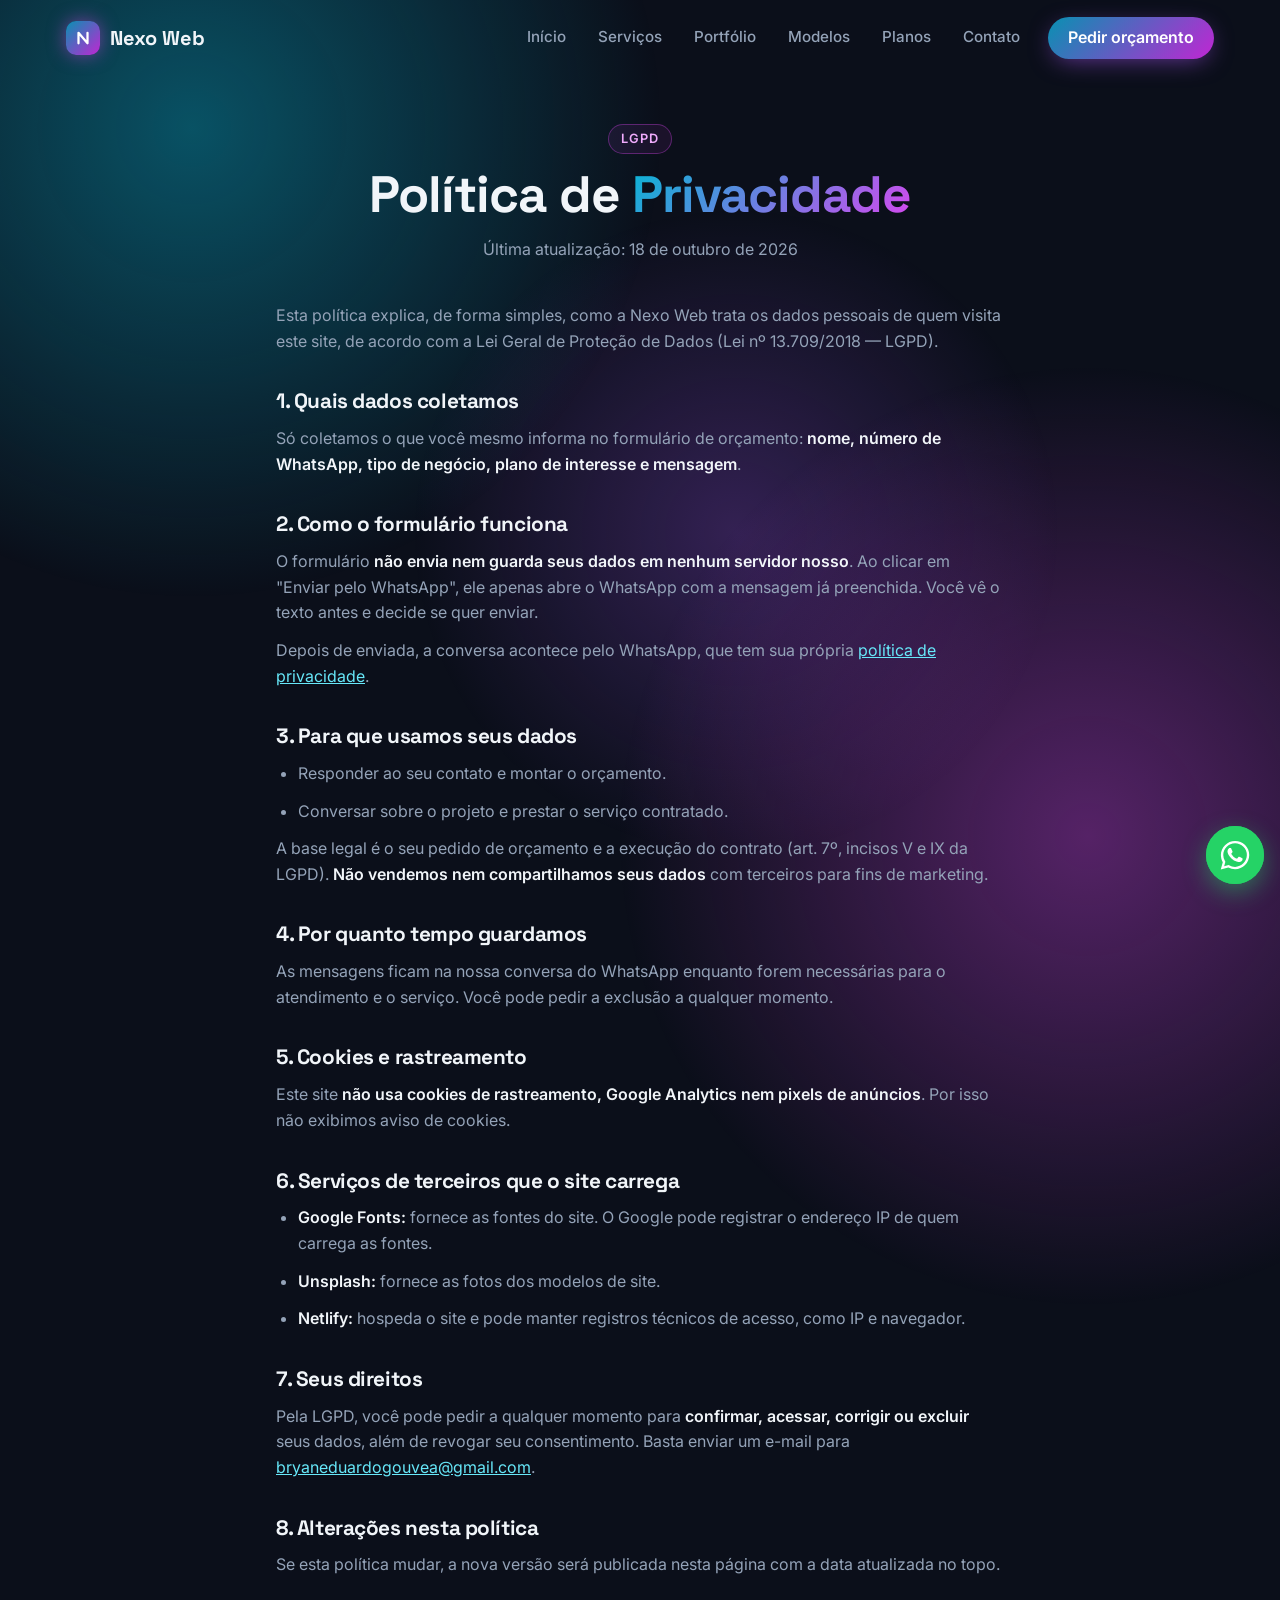
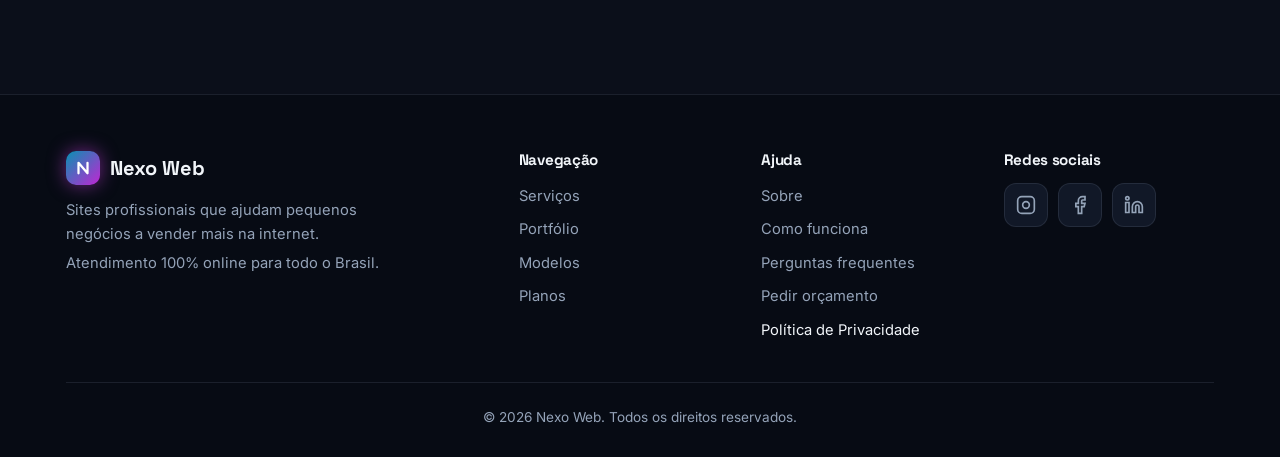
<file: privacidade.html>
<!DOCTYPE html>
<html lang="pt-BR">
<head>
  <meta charset="UTF-8">
  <meta name="viewport" content="width=device-width, initial-scale=1.0">

  <!-- SEO básico -->
  <title>Política de Privacidade | Nexo Web</title>
  <meta name="description" content="Como a Nexo Web trata os dados enviados pelo formulário de orçamento, de acordo com a LGPD.">
  <meta name="theme-color" content="#0B0F1A">
  <link rel="canonical" href="https://nexowebp.netlify.app/privacidade.html">


  <link rel="icon" href="data:image/svg+xml,%3Csvg xmlns='http://www.w3.org/2000/svg' viewBox='0 0 32 32'%3E%3Cdefs%3E%3ClinearGradient id='g' x1='0' y1='0' x2='1' y2='1'%3E%3Cstop stop-color='%2306B6D4'/%3E%3Cstop offset='1' stop-color='%23D946EF'/%3E%3C/linearGradient%3E%3C/defs%3E%3Crect width='32' height='32' rx='8' fill='url(%23g)'/%3E%3Cpath d='M10 22V10l12 12V10' stroke='white' stroke-width='3' fill='none' stroke-linecap='round' stroke-linejoin='round'/%3E%3C/svg%3E">

  <link rel="preconnect" href="https://fonts.googleapis.com">
  <link rel="preconnect" href="https://fonts.gstatic.com" crossorigin>
  <link href="https://fonts.googleapis.com/css2?family=Inter:wght@400;500;600&family=Space+Grotesk:wght@500;600;700&display=swap" rel="stylesheet">

  <link rel="stylesheet" href="style.css">
  <script>document.documentElement.classList.add("js");</script>
</head>
<body>
  <a class="pular-link" href="#conteudo">Pular para o conteúdo</a>

  <!-- ===================== CABEÇALHO / MENU ===================== -->
  <header class="cabecalho">
    <div class="container cabecalho__conteudo">
      <a href="index.html" class="logo" aria-label="Nexo Web — página inicial">
        <span class="logo__icone" aria-hidden="true">
          <svg viewBox="0 0 24 24" fill="none" stroke="#fff" stroke-width="3" stroke-linecap="round" stroke-linejoin="round"><path d="M6 19V5l12 14V5"/></svg>
        </span>
        Nexo Web
      </a>

      <button class="menu-toggle" type="button" aria-expanded="false" aria-controls="menu" aria-label="Abrir menu">
        <span class="menu-toggle__barras"></span>
      </button>

      <nav id="menu" class="menu" aria-label="Menu principal">
        <ul class="menu__lista">
          <li><a class="menu__link" href="index.html">Início</a></li>
          <li><a class="menu__link" href="index.html#servicos">Serviços</a></li>
          <li><a class="menu__link" href="index.html#portfolio">Portfólio</a></li>
          <li><a class="menu__link" href="modelos.html">Modelos</a></li>
          <li><a class="menu__link" href="index.html#planos">Planos</a></li>
          <li><a class="menu__link" href="index.html#contato">Contato</a></li>
          <li class="menu__cta"><a class="btn btn--primario btn--bloco" href="index.html#contato">Pedir orçamento</a></li>
        </ul>
      </nav>
    </div>
  </header>

  <main id="conteudo">
    <section class="pagina-topo" aria-labelledby="privacidade-titulo">
      <div class="container">
        <span class="secao__tag">LGPD</span>
        <h1 id="privacidade-titulo">Política de <span class="texto-gradiente">Privacidade</span></h1>
        <p>Última atualização: 18 de outubro de 2026</p>
      </div>
    </section>

    <!-- Texto da política. Revise se passar a usar Analytics, Pixel ou outro serviço que colete dados. -->
    <section class="secao" style="padding-top: 16px;">
      <article class="container texto-legal">
        <p>Esta política explica, de forma simples, como a Nexo Web trata os dados pessoais de quem visita este site, de acordo com a Lei Geral de Proteção de Dados (Lei nº 13.709/2018 — LGPD).</p>

        <h2>1. Quais dados coletamos</h2>
        <p>Só coletamos o que você mesmo informa no formulário de orçamento: <strong>nome, número de WhatsApp, tipo de negócio, plano de interesse e mensagem</strong>.</p>

        <h2>2. Como o formulário funciona</h2>
        <p>O formulário <strong>não envia nem guarda seus dados em nenhum servidor nosso</strong>. Ao clicar em "Enviar pelo WhatsApp", ele apenas abre o WhatsApp com a mensagem já preenchida. Você vê o texto antes e decide se quer enviar.</p>
        <p>Depois de enviada, a conversa acontece pelo WhatsApp, que tem sua própria <a href="https://www.whatsapp.com/legal/privacy-policy" target="_blank" rel="noopener">política de privacidade</a>.</p>

        <h2>3. Para que usamos seus dados</h2>
        <ul>
          <li>Responder ao seu contato e montar o orçamento.</li>
          <li>Conversar sobre o projeto e prestar o serviço contratado.</li>
        </ul>
        <p>A base legal é o seu pedido de orçamento e a execução do contrato (art. 7º, incisos V e IX da LGPD). <strong>Não vendemos nem compartilhamos seus dados</strong> com terceiros para fins de marketing.</p>

        <h2>4. Por quanto tempo guardamos</h2>
        <p>As mensagens ficam na nossa conversa do WhatsApp enquanto forem necessárias para o atendimento e o serviço. Você pode pedir a exclusão a qualquer momento.</p>

        <h2>5. Cookies e rastreamento</h2>
        <p>Este site <strong>não usa cookies de rastreamento, Google Analytics nem pixels de anúncios</strong>. Por isso não exibimos aviso de cookies.</p>

        <h2>6. Serviços de terceiros que o site carrega</h2>
        <ul>
          <li><strong>Google Fonts:</strong> fornece as fontes do site. O Google pode registrar o endereço IP de quem carrega as fontes.</li>
          <li><strong>Unsplash:</strong> fornece as fotos dos modelos de site.</li>
          <li><strong>Netlify:</strong> hospeda o site e pode manter registros técnicos de acesso, como IP e navegador.</li>
        </ul>

        <h2>7. Seus direitos</h2>
        <p>Pela LGPD, você pode pedir a qualquer momento para <strong>confirmar, acessar, corrigir ou excluir</strong> seus dados, além de revogar seu consentimento. Basta enviar um e-mail para <a href="mailto:bryaneduardogouvea@gmail.com">bryaneduardogouvea@gmail.com</a>.</p>

        <h2>8. Alterações nesta política</h2>
        <p>Se esta política mudar, a nova versão será publicada nesta página com a data atualizada no topo.</p>
      </article>
    </section>
  </main>

  <!-- ===================== RODAPÉ ===================== -->
  <footer class="rodape">
    <div class="container">
      <div class="rodape__grade">
        <div class="rodape__sobre">
          <a href="index.html" class="logo" aria-label="Nexo Web — página inicial">
            <span class="logo__icone" aria-hidden="true">
              <svg viewBox="0 0 24 24" fill="none" stroke="#fff" stroke-width="3" stroke-linecap="round" stroke-linejoin="round"><path d="M6 19V5l12 14V5"/></svg>
            </span>
            Nexo Web
          </a>
          <p>Sites profissionais que ajudam pequenos negócios a vender mais na internet.</p>
          <p>Atendimento 100% online para todo o Brasil.</p>
        </div>

        <nav aria-label="Links do rodapé">
          <h3>Navegação</h3>
          <ul class="rodape__links">
            <li><a href="index.html#servicos">Serviços</a></li>
            <li><a href="index.html#portfolio">Portfólio</a></li>
            <li><a href="modelos.html">Modelos</a></li>
            <li><a href="index.html#planos">Planos</a></li>
          </ul>
        </nav>

        <div>
          <h3>Ajuda</h3>
          <ul class="rodape__links">
            <li><a href="index.html#sobre">Sobre</a></li>
            <li><a href="index.html#como-funciona">Como funciona</a></li>
            <li><a href="index.html#faq">Perguntas frequentes</a></li>
            <li><a href="index.html#contato">Pedir orçamento</a></li>
            <li><a href="privacidade.html" aria-current="page">Política de Privacidade</a></li>
          </ul>
        </div>

        <div>
          <h3>Redes sociais</h3>
          <!-- Troque os "#" pelos links reais das suas redes -->
          <div class="redes">
            <a href="#" aria-label="Instagram da Nexo Web" target="_blank" rel="noopener">
              <svg viewBox="0 0 24 24" fill="none" stroke="currentColor" stroke-width="2" aria-hidden="true"><rect x="2" y="2" width="20" height="20" rx="5"/><circle cx="12" cy="12" r="4"/><path d="M17.5 6.5h.01"/></svg>
            </a>
            <a href="#" aria-label="Facebook da Nexo Web" target="_blank" rel="noopener">
              <svg viewBox="0 0 24 24" fill="none" stroke="currentColor" stroke-width="2" aria-hidden="true"><path d="M18 2h-3a5 5 0 0 0-5 5v3H7v4h3v8h4v-8h3l1-4h-4V7a1 1 0 0 1 1-1h3z"/></svg>
            </a>
            <a href="#" aria-label="LinkedIn da Nexo Web" target="_blank" rel="noopener">
              <svg viewBox="0 0 24 24" fill="none" stroke="currentColor" stroke-width="2" aria-hidden="true"><path d="M16 8a6 6 0 0 1 6 6v7h-4v-7a2 2 0 0 0-4 0v7h-4v-7a6 6 0 0 1 6-6zM2 9h4v12H2z"/><circle cx="4" cy="4" r="2"/></svg>
            </a>
          </div>
        </div>
      </div>

      <p class="rodape__copy">© <span data-ano>2026</span> Nexo Web. Todos os direitos reservados.</p>
    </div>
  </footer>

  <!-- Botão flutuante do WhatsApp -->
  <a class="whats-flutuante" href="index.html#contato" data-whats="Olá, Nexo Web! Vim pelo site e quero tirar uma dúvida." aria-label="Conversar pelo WhatsApp">
    <svg viewBox="0 0 24 24" fill="currentColor" aria-hidden="true"><path d="M17.47 14.38c-.3-.15-1.76-.87-2.03-.97-.27-.1-.47-.15-.67.15-.2.3-.77.97-.94 1.17-.17.2-.35.22-.64.07-.3-.15-1.26-.46-2.4-1.48-.89-.79-1.49-1.77-1.66-2.07-.17-.3-.02-.46.13-.6.13-.14.3-.35.45-.52.15-.17.2-.3.3-.5.1-.2.05-.37-.03-.52-.07-.15-.67-1.61-.92-2.2-.24-.58-.49-.5-.67-.51h-.57c-.2 0-.52.07-.79.37-.27.3-1.04 1.02-1.04 2.48s1.07 2.88 1.21 3.07c.15.2 2.1 3.2 5.08 4.49.71.31 1.26.49 1.69.63.71.22 1.36.19 1.87.12.57-.09 1.76-.72 2.01-1.41.25-.7.25-1.29.17-1.41-.07-.13-.27-.2-.57-.35M12.05 21.5h-.01a9.4 9.4 0 0 1-4.8-1.32l-.34-.2-3.57.94.95-3.48-.22-.36a9.4 9.4 0 0 1-1.44-5.02c0-5.2 4.23-9.43 9.44-9.43 2.52 0 4.89.98 6.67 2.77a9.37 9.37 0 0 1 2.76 6.67c0 5.2-4.24 9.43-9.44 9.43m8.03-17.46A11.27 11.27 0 0 0 12.05.72C5.79.72.7 5.8.7 12.06c0 2 .52 3.95 1.52 5.67L.6 23.6l6.01-1.58a11.33 11.33 0 0 0 5.43 1.38h.01c6.25 0 11.34-5.09 11.35-11.34 0-3.03-1.18-5.88-3.32-8.02"/></svg>
  </a>

  <script src="script.js" defer></script>
</body>
</html>
</file>
<file: style.css>
/* ==========================================================================
   NEXO WEB — style.css
   Estilos compartilhados por index.html e modelos.html.
   Organização:
     1. Variáveis (cores, fontes, espaçamentos)
     2. Reset e base
     3. Utilitários (container, botões, títulos de seção)
     4. Cabeçalho e menu
     5. Seções da página inicial
     6. Página de modelos
     7. Modal
     8. Rodapé e botão flutuante
     9. Animações e acessibilidade
     10. Media queries (mobile first: estilos base = celular)
   ========================================================================== */

/* 1. VARIÁVEIS ============================================================ */
:root {
  --bg: #0B0F1A;
  --bg-alt: #0E1322;
  --card: #111827;
  --card-hover: #151E31;
  --borda: rgba(148, 163, 184, 0.14);

  /* Cores de destaque: ciano → magenta.
     Para trocar a paleta, mude estas cores e os rgba() que usam
     6, 182, 212 (ciano) e 217, 70, 239 (magenta) neste arquivo. */
  --azul: #06B6D4;   /* ciano */
  --roxo: #D946EF;   /* magenta */
  --gradiente: linear-gradient(135deg, var(--azul), var(--roxo));
  /* Versão mais escura, usada atrás de texto branco (botões, selos) para manter o contraste */
  --gradiente-forte: linear-gradient(135deg, #0891B2, #C026D3);
  --neon: 0 0 0 1px rgba(217, 70, 239, 0.35), 0 8px 30px -8px rgba(168, 85, 247, 0.55);

  --texto: #F1F5F9;
  --texto-2: #94A3B8;
  --verde: #22C55E;
  --erro: #F87171;

  --fonte-titulo: "Space Grotesk", system-ui, sans-serif;
  --fonte-texto: "Inter", system-ui, -apple-system, "Segoe UI", sans-serif;

  --raio: 16px;
  --raio-sm: 10px;
  --altura-menu: 68px;
  --transicao: 0.25s ease;
}

/* 2. RESET E BASE ========================================================= */
*,
*::before,
*::after { box-sizing: border-box; }

* { margin: 0; padding: 0; }

html {
  scroll-behavior: smooth;
  scroll-padding-top: calc(var(--altura-menu) + 12px); /* âncoras não ficam escondidas atrás do menu */
  -webkit-text-size-adjust: 100%;
}

body {
  background: var(--bg);
  color: var(--texto);
  font-family: var(--fonte-texto);
  font-size: 1rem;
  line-height: 1.6;
  -webkit-font-smoothing: antialiased;
  overflow-x: hidden;
}

/* Fundo animado "aurora": três manchas de luz (azul, roxa e índigo) que
   flutuam devagar atrás de todo o site. Só CSS, sem JavaScript.
   Anima apenas transform, que é leve para o navegador.
   Para deixar mais forte ou mais fraco, mude o último número dos rgba(). */
html::before,
body::before,
body::after {
  content: "";
  position: fixed;
  z-index: -1;
  width: 80vmax;
  height: 80vmax;
  border-radius: 50%;
  pointer-events: none;
  will-change: transform;
}
body::before {
  top: -30vmax;
  left: -25vmax;
  background: radial-gradient(circle, rgba(6, 182, 212, 0.4), transparent 65%);
  animation: aurora-1 24s ease-in-out infinite alternate;
}
body::after {
  bottom: -35vmax;
  right: -25vmax;
  background: radial-gradient(circle, rgba(217, 70, 239, 0.36), transparent 65%);
  animation: aurora-2 28s ease-in-out infinite alternate;
}
html::before {
  top: 20vh;
  left: 30vw;
  width: 55vmax;
  height: 55vmax;
  background: radial-gradient(circle, rgba(168, 85, 247, 0.26), transparent 65%);
  animation: aurora-3 32s ease-in-out infinite alternate;
}

@keyframes aurora-1 {
  0%   { transform: translate(0, 0) scale(1); }
  50%  { transform: translate(35vw, 25vh) scale(1.15); }
  100% { transform: translate(10vw, 55vh) scale(0.9); }
}
@keyframes aurora-2 {
  0%   { transform: translate(0, 0) scale(1); }
  50%  { transform: translate(-30vw, -30vh) scale(1.2); }
  100% { transform: translate(-50vw, -5vh) scale(0.95); }
}
@keyframes aurora-3 {
  0%   { transform: translate(0, 0) scale(1); }
  50%  { transform: translate(-25vw, 20vh) scale(0.85); }
  100% { transform: translate(20vw, -15vh) scale(1.1); }
}

img { max-width: 100%; height: auto; display: block; } /* height: auto mantém a proporção mesmo com width/height no HTML */
a { color: inherit; text-decoration: none; }
ul, ol { list-style: none; }
button, input, select, textarea { font: inherit; color: inherit; }
button { cursor: pointer; background: none; border: none; }

h1, h2, h3, h4 {
  font-family: var(--fonte-titulo);
  line-height: 1.15;
  letter-spacing: -0.02em;
}

/* Foco visível para navegação por teclado */
:focus-visible {
  outline: 2px solid var(--roxo);
  outline-offset: 3px;
  border-radius: 6px;
}

/* Link "pular para o conteúdo" (aparece só ao usar Tab) */
.pular-link {
  position: absolute;
  left: 16px;
  top: -100px;
  z-index: 200;
  padding: 10px 16px;
  background: var(--card);
  border-radius: var(--raio-sm);
  box-shadow: var(--neon);
}
.pular-link:focus { top: 12px; }

/* Texto só para leitores de tela */
.sr-only {
  position: absolute;
  width: 1px; height: 1px;
  overflow: hidden;
  clip: rect(0 0 0 0);
  white-space: nowrap;
}

/* 3. UTILITÁRIOS ========================================================== */
.container {
  width: 100%;
  max-width: 1180px;
  margin-inline: auto;
  padding-inline: 16px;
}

.secao { padding-block: 72px; }
.secao--alt { background: rgba(14, 19, 34, 0.35); } /* translúcido para a aurora aparecer */

.secao__topo {
  text-align: center;
  max-width: 640px;
  margin: 0 auto 40px;
}

.secao__tag {
  display: inline-block;
  margin-bottom: 12px;
  padding: 4px 12px;
  font-size: 0.8rem;
  font-weight: 600;
  letter-spacing: 0.08em;
  text-transform: uppercase;
  color: #F0ABFC;
  border: 1px solid rgba(217, 70, 239, 0.35);
  border-radius: 999px;
  background: rgba(217, 70, 239, 0.08);
}

.secao__titulo { font-size: clamp(1.75rem, 5vw, 2.6rem); margin-bottom: 12px; }
.secao__sub { color: var(--texto-2); }

.texto-gradiente {
  background: var(--gradiente);
  -webkit-background-clip: text;
  background-clip: text;
  color: transparent;
}

/* Botões */
.btn {
  display: inline-flex;
  align-items: center;
  justify-content: center;
  gap: 8px;
  min-height: 48px;
  padding: 12px 24px;
  font-weight: 600;
  border-radius: 999px;
  transition: transform var(--transicao), box-shadow var(--transicao), background var(--transicao), border-color var(--transicao);
  text-align: center;
}

.btn--primario {
  background: var(--gradiente-forte);
  color: #fff;
  box-shadow: 0 6px 24px -6px rgba(168, 85, 247, 0.6);
}
.btn--primario:hover {
  transform: translateY(-2px);
  box-shadow: 0 10px 34px -6px rgba(217, 70, 239, 0.75);
}

.btn--secundario {
  border: 1px solid var(--borda);
  background: rgba(17, 24, 39, 0.6);
}
.btn--secundario:hover {
  border-color: rgba(217, 70, 239, 0.6);
  box-shadow: var(--neon);
  transform: translateY(-2px);
}

.btn--bloco { width: 100%; }
.btn svg { width: 18px; height: 18px; flex-shrink: 0; }

/* Card base */
.card {
  background: var(--card);
  border: 1px solid var(--borda);
  border-radius: var(--raio);
  transition: transform var(--transicao), border-color var(--transicao), box-shadow var(--transicao), background var(--transicao);
}
.card:hover {
  transform: translateY(-4px);
  border-color: rgba(217, 70, 239, 0.45);
  box-shadow: var(--neon);
}

/* Botões de filtro (portfólio e modelos) */
.filtros {
  display: flex;
  flex-wrap: wrap;
  justify-content: center;
  gap: 8px;
  margin-bottom: 32px;
}
.filtro {
  padding: 8px 18px;
  min-height: 40px;
  font-size: 0.9rem;
  font-weight: 500;
  color: var(--texto-2);
  border: 1px solid var(--borda);
  border-radius: 999px;
  background: var(--card);
  transition: all var(--transicao);
}
.filtro:hover { color: var(--texto); border-color: rgba(217, 70, 239, 0.5); }
.filtro[aria-pressed="true"] {
  color: #fff;
  background: var(--gradiente-forte);
  border-color: transparent;
  box-shadow: 0 4px 18px -6px rgba(217, 70, 239, 0.7);
}

/* 4. CABEÇALHO E MENU ===================================================== */
.cabecalho {
  position: fixed;
  inset: 0 0 auto 0;
  z-index: 100;
  height: var(--altura-menu);
  transition: background var(--transicao), border-color var(--transicao);
  border-bottom: 1px solid transparent;
}
/* Classe adicionada via JS ao rolar a página */
.cabecalho.rolou,
.cabecalho.menu-aberto {
  background: rgba(11, 15, 26, 0.88);
  -webkit-backdrop-filter: blur(12px);
  backdrop-filter: blur(12px);
  border-color: var(--borda);
}

.cabecalho__conteudo {
  display: flex;
  align-items: center;
  justify-content: space-between;
  height: 100%;
}

.logo {
  display: inline-flex;
  align-items: center;
  gap: 10px;
  font-family: var(--fonte-titulo);
  font-weight: 700;
  font-size: 1.25rem;
}
.logo__icone {
  display: grid;
  place-items: center;
  width: 34px;
  height: 34px;
  border-radius: 10px;
  background: var(--gradiente-forte);
  box-shadow: 0 0 18px rgba(217, 70, 239, 0.5);
}
.logo__icone svg { width: 18px; height: 18px; }

/* Botão hambúrguer */
.menu-toggle {
  display: grid;
  place-items: center;
  width: 44px;
  height: 44px;
  border-radius: var(--raio-sm);
  border: 1px solid var(--borda);
}
.menu-toggle__barras,
.menu-toggle__barras::before,
.menu-toggle__barras::after {
  display: block;
  width: 20px;
  height: 2px;
  background: var(--texto);
  border-radius: 2px;
  transition: transform var(--transicao), opacity var(--transicao);
}
.menu-toggle__barras { position: relative; }
.menu-toggle__barras::before,
.menu-toggle__barras::after { content: ""; position: absolute; left: 0; }
.menu-toggle__barras::before { top: -6px; }
.menu-toggle__barras::after { top: 6px; }
.menu-toggle[aria-expanded="true"] .menu-toggle__barras { background: transparent; }
.menu-toggle[aria-expanded="true"] .menu-toggle__barras::before { transform: translateY(6px) rotate(45deg); }
.menu-toggle[aria-expanded="true"] .menu-toggle__barras::after { transform: translateY(-6px) rotate(-45deg); }

/* Menu no celular: painel que desce abaixo do cabeçalho */
.menu {
  position: fixed;
  top: var(--altura-menu);
  left: 0;
  right: 0;
  padding: 16px;
  background: rgba(11, 15, 26, 0.97);
  border-bottom: 1px solid var(--borda);
  transform: translateY(-8px);
  opacity: 0;
  visibility: hidden;
  transition: opacity var(--transicao), transform var(--transicao), visibility var(--transicao);
}
.menu.aberto { opacity: 1; transform: none; visibility: visible; }

.menu__lista { display: flex; flex-direction: column; gap: 4px; }
.menu__link {
  display: block;
  padding: 12px 14px;
  border-radius: var(--raio-sm);
  color: var(--texto-2);
  font-weight: 500;
  transition: color var(--transicao), background var(--transicao);
}
.menu__link:hover,
.menu__link[aria-current="page"] { color: var(--texto); background: rgba(217, 70, 239, 0.1); }
.menu__cta { margin-top: 8px; }

/* 5. SEÇÕES DA PÁGINA INICIAL ============================================= */

/* --- Hero --- */
.hero {
  position: relative;
  padding-top: calc(var(--altura-menu) + 56px);
  padding-bottom: 64px;
  overflow: hidden;
}
.hero__grade {
  display: grid;
  gap: 48px;
  align-items: center;
}
.hero__selo {
  display: inline-flex;
  align-items: center;
  gap: 8px;
  margin-bottom: 20px;
  padding: 6px 14px;
  font-size: 0.85rem;
  color: var(--texto-2);
  border: 1px solid var(--borda);
  border-radius: 999px;
  background: rgba(17, 24, 39, 0.7);
}
.hero__selo span {
  width: 8px; height: 8px;
  border-radius: 50%;
  background: var(--verde);
  box-shadow: 0 0 10px var(--verde);
}
.hero__titulo {
  font-size: clamp(2.3rem, 8vw, 4rem);
  margin-bottom: 18px;
}
.hero__sub {
  font-size: 1.1rem;
  color: var(--texto-2);
  max-width: 520px;
  margin-bottom: 32px;
}
.hero__botoes { display: flex; flex-wrap: wrap; gap: 12px; }
.hero__botoes .btn { flex: 1 1 200px; }

/* Ilustração do hero: "janela" de navegador com prévia de site */
.hero__visual {
  position: relative;
  width: 100%;
  max-width: 500px; /* limita o tamanho do editor do hero */
  margin-inline: auto;
}
.janela {
  position: relative;
  border-radius: var(--raio);
  background: var(--card);
  border: 1px solid rgba(217, 70, 239, 0.35);
  box-shadow: 0 30px 80px -20px rgba(6, 182, 212, 0.35), 0 0 0 1px rgba(6, 182, 212, 0.1);
  overflow: hidden;
}
.janela__barra {
  display: flex;
  gap: 6px;
  padding: 12px 14px;
  border-bottom: 1px solid var(--borda);
}
.janela__barra i { width: 10px; height: 10px; border-radius: 50%; background: #334155; }
.janela__barra i:first-child { background: #F87171; }
.janela__barra i:nth-child(2) { background: #FBBF24; }
.janela__barra i:nth-child(3) { background: #34D399; }
/* --- Editor de código animado do hero (visual inspirado no VS Code) --- */
.editor { background: #1E1E1E; }
.editor .janela__barra { align-items: center; background: #181818; padding: 10px 12px; }
.editor__titulo {
  flex: 1;
  margin-right: 36px; /* compensa as bolinhas e centraliza o título */
  text-align: center;
  font-size: 0.72rem;
  color: #9D9D9D;
  white-space: nowrap;
  overflow: hidden;
  text-overflow: ellipsis;
}
.editor__corpo {
  display: flex;
  aspect-ratio: 16 / 10.5; /* altura fixa: nada pula na página enquanto o código é digitado */
  font-family: "Cascadia Code", Consolas, "SF Mono", Menlo, monospace;
}
.editor__lateral {
  display: flex;
  flex-direction: column;
  align-items: center;
  gap: 14px;
  width: 36px;
  padding-top: 10px;
  background: #181818;
  border-right: 1px solid #2B2B2B;
  color: #6E6E6E;
  flex-shrink: 0;
}
.editor__lateral svg { width: 18px; height: 18px; }
.editor__lateral .ativo { color: #D7D7D7; }
.editor__principal { display: flex; flex-direction: column; flex: 1; min-width: 0; }
.editor__abas { display: flex; background: #181818; overflow: hidden; flex-shrink: 0; }
.editor__aba {
  display: flex;
  align-items: center;
  gap: 6px;
  padding: 7px 12px;
  font-size: 0.7rem;
  color: #8B8B8B;
  border-right: 1px solid #2B2B2B;
  border-top: 1px solid transparent;
  white-space: nowrap;
  transition: background var(--transicao), color var(--transicao);
}
.editor__aba.ativa { background: #1E1E1E; color: #FFFFFF; border-top-color: var(--azul); }
.editor__aba b { font-size: 0.62rem; font-weight: 700; }
.ic-html { color: #E37933; }
.ic-css { color: #42A5F5; }
.ic-js { color: #F5DE19; }
.editor__codigo {
  position: relative;
  display: flex;
  flex: 1;
  min-height: 0;
  overflow: hidden;
  padding-top: 8px;
  font-size: 0.72rem;
  line-height: 1.6;
}
.editor__codigo pre { margin: 0; font: inherit; }
.editor__linhas {
  width: 34px;
  padding-right: 12px;
  text-align: right;
  color: #6E7681;
  flex-shrink: 0;
  user-select: none;
}
.editor__texto { flex: 1; min-width: 0; color: #D4D4D4; white-space: pre; overflow: hidden; }
/* Cursor piscando no fim do texto */
.editor__texto code::after {
  content: "";
  display: inline-block;
  width: 2px;
  height: 1.1em;
  margin-left: 1px;
  vertical-align: text-bottom;
  background: #AEAFAD;
  animation: piscar 1s steps(1) infinite;
}
.editor__status {
  display: flex;
  justify-content: space-between;
  gap: 8px;
  padding: 3px 10px;
  font-size: 0.65rem;
  color: #FFFFFF;
  background: var(--gradiente-forte);
  white-space: nowrap;
  overflow: hidden;
  flex-shrink: 0;
}
.editor__status-dir { display: flex; gap: 12px; }

/* Cores do código (tema Dark+ do VS Code) */
.c-tag { color: #569CD6; }
.c-attr { color: #9CDCFE; }
.c-str { color: #CE9178; }
.c-com { color: #6A9955; font-style: italic; }
.c-sel { color: #D7BA7D; }
.c-prop { color: #9CDCFE; }
.c-num { color: #B5CEA8; }
.c-kw { color: #C586C0; }
.c-fn { color: #DCDCAA; }
.c-var { color: #4FC1FF; }
.c-pun { color: #808080; }

@keyframes piscar { 50% { opacity: 0; } }

.hero__flutuante {
  position: absolute;
  display: flex;
  align-items: center;
  gap: 10px;
  padding: 10px 14px;
  font-size: 0.85rem;
  border-radius: 12px;
  background: rgba(17, 24, 39, 0.92);
  border: 1px solid var(--borda);
  box-shadow: 0 10px 30px rgba(0, 0, 0, 0.4);
  animation: flutuar 5s ease-in-out infinite;
}
.hero__flutuante strong { display: block; font-family: var(--fonte-titulo); }
.hero__flutuante small { color: var(--texto-2); }
.hero__flutuante--1 { left: -10px; bottom: -40px; }
.hero__flutuante--2 { right: -10px; top: -36px; animation-delay: -2.5s; }
.hero__flutuante .ponto {
  display: grid; place-items: center;
  width: 32px; height: 32px;
  border-radius: 8px;
  background: rgba(34, 197, 94, 0.15);
  color: var(--verde);
}
.hero__flutuante .ponto svg { width: 18px; height: 18px; }

/* --- Números --- */
.numeros {
  display: grid;
  grid-template-columns: repeat(2, 1fr);
  gap: 12px;
  margin-top: 56px;
}
.numero {
  padding: 20px 16px;
  text-align: center;
}
.numero__valor {
  display: block;
  font-family: var(--fonte-titulo);
  font-size: clamp(1.8rem, 6vw, 2.4rem);
  font-weight: 700;
}
.numero__rotulo { font-size: 0.9rem; color: var(--texto-2); }
/* Diferenciais em texto (em vez de números): fonte menor para caber no card */
.numero--texto .numero__valor { font-size: clamp(1.05rem, 3.6vw, 1.35rem); margin-bottom: 4px; }

/* --- Serviços --- */
.grade-servicos { display: grid; gap: 16px; }
.servico { padding: 28px 24px; }
.servico__icone {
  display: grid;
  place-items: center;
  width: 52px;
  height: 52px;
  margin-bottom: 18px;
  border-radius: 14px;
  background: linear-gradient(135deg, rgba(6, 182, 212, 0.18), rgba(217, 70, 239, 0.18));
  border: 1px solid rgba(217, 70, 239, 0.3);
  color: #67E8F9;
}
.servico__icone svg { width: 26px; height: 26px; }
.servico h3 { font-size: 1.2rem; margin-bottom: 8px; }
.servico p { color: var(--texto-2); font-size: 0.95rem; }

/* --- Portfólio --- */
.grade-portfolio { display: grid; gap: 16px; }
.projeto { overflow: hidden; }
.projeto__imagem { position: relative; overflow: hidden; aspect-ratio: 4 / 3; }
.projeto__imagem img {
  width: 100%; height: 100%;
  object-fit: cover;
  transition: transform 0.5s ease;
}
.projeto:hover .projeto__imagem > img { transform: scale(1.06); }
.projeto__info { padding: 18px 20px 20px; }
.projeto__info h3 { font-size: 1.1rem; margin-bottom: 4px; }
.projeto__info p { color: var(--texto-2); font-size: 0.9rem; }
.etiqueta {
  position: absolute;
  top: 12px;
  left: 12px;
  padding: 4px 10px;
  font-size: 0.75rem;
  font-weight: 600;
  border-radius: 999px;
  background: rgba(11, 15, 26, 0.85);
  border: 1px solid rgba(217, 70, 239, 0.4);
  -webkit-backdrop-filter: blur(6px);
  backdrop-filter: blur(6px);
}
.projeto[hidden] { display: none; }

/* Capturas de tela dos sites: formato de monitor, mostrando o topo da página */
.projeto__imagem--tela { aspect-ratio: 16 / 10; }
.projeto__imagem--tela img { object-position: top center; }

/* --- Planos --- */
.grade-planos { display: grid; gap: 20px; align-items: stretch; }
.plano {
  position: relative;
  display: flex;
  flex-direction: column;
  padding: 32px 24px;
}
.plano--destaque {
  border: 1px solid transparent;
  background:
    linear-gradient(var(--card), var(--card)) padding-box,
    var(--gradiente) border-box;
  box-shadow: 0 20px 60px -20px rgba(217, 70, 239, 0.55);
}
.plano__selo {
  position: absolute;
  top: -13px;
  left: 50%;
  transform: translateX(-50%);
  padding: 4px 14px;
  font-size: 0.78rem;
  font-weight: 700;
  white-space: nowrap;
  border-radius: 999px;
  background: var(--gradiente-forte);
  box-shadow: 0 4px 16px rgba(217, 70, 239, 0.6);
}
.plano__nome { font-size: 1.3rem; margin-bottom: 6px; }
.plano__desc { color: var(--texto-2); font-size: 0.92rem; margin-bottom: 20px; }
.plano__preco {
  font-family: var(--fonte-titulo);
  font-size: 2.6rem;
  font-weight: 700;
  line-height: 1;
  margin-bottom: 4px;
}
.plano__preco small { font-size: 1rem; font-weight: 500; color: var(--texto-2); }
.plano__parcela { color: var(--texto-2); font-size: 0.85rem; margin-bottom: 24px; }
.plano__lista { display: grid; gap: 12px; margin-bottom: 28px; flex-grow: 1; }
.plano__lista li { display: flex; gap: 10px; font-size: 0.95rem; }
.plano__lista svg { flex-shrink: 0; width: 20px; height: 20px; color: var(--verde); margin-top: 2px; }
/* Recurso que o plano não tem: X cinza e texto apagado, para comparar com os outros planos */
.plano__lista .nao-incluso { color: var(--texto-2); }
.plano__lista .nao-incluso svg { color: #64748B; }

/* --- Garantia (abaixo dos planos) --- */
.garantia {
  display: flex;
  align-items: center;
  gap: 18px;
  max-width: 720px;
  margin: 32px auto 0;
  padding: 20px 24px;
  border-color: rgba(34, 197, 94, 0.35);
}
.garantia:hover { transform: none; }
.garantia__icone {
  display: grid;
  place-items: center;
  flex-shrink: 0;
  width: 52px;
  height: 52px;
  border-radius: 14px;
  color: var(--verde);
  background: rgba(34, 197, 94, 0.12);
}
.garantia__icone svg { width: 28px; height: 28px; }
.garantia h3 { font-size: 1.1rem; margin-bottom: 2px; }
.garantia p { color: var(--texto-2); font-size: 0.95rem; }

/* --- Como funciona --- */
.etapas { display: grid; gap: 16px; counter-reset: etapa; }
.etapa { position: relative; padding: 28px 24px; }
.etapa__numero {
  display: inline-grid;
  place-items: center;
  width: 44px;
  height: 44px;
  margin-bottom: 16px;
  font-family: var(--fonte-titulo);
  font-weight: 700;
  border-radius: 12px;
  background: var(--gradiente-forte);
  box-shadow: 0 0 20px rgba(217, 70, 239, 0.45);
}
.etapa h3 { font-size: 1.15rem; margin-bottom: 6px; }
.etapa p { color: var(--texto-2); font-size: 0.95rem; }

/* --- Sobre --- */
.sobre { display: grid; gap: 32px; align-items: center; }
.sobre__texto .secao__titulo { text-align: left; }
.sobre__texto p { color: var(--texto-2); margin-bottom: 14px; }
.sobre__pilares { display: grid; gap: 14px; }
.pilar { display: flex; gap: 16px; align-items: flex-start; padding: 20px; }
.pilar .servico__icone { margin-bottom: 0; flex-shrink: 0; }
.pilar h3 { font-size: 1.05rem; margin-bottom: 4px; }
.pilar p { color: var(--texto-2); font-size: 0.93rem; }

/* --- FAQ (acordeão) --- */
.faq { max-width: 780px; margin-inline: auto; display: grid; gap: 12px; }
.faq__item { overflow: hidden; }
.faq__item:hover { transform: none; }
.faq__pergunta {
  display: flex;
  align-items: center;
  justify-content: space-between;
  gap: 16px;
  width: 100%;
  padding: 20px 22px;
  text-align: left;
  font-family: var(--fonte-titulo);
  font-size: 1.05rem;
  font-weight: 600;
}
.faq__icone {
  position: relative;
  flex-shrink: 0;
  width: 28px; height: 28px;
  border-radius: 50%;
  border: 1px solid var(--borda);
  transition: transform var(--transicao), background var(--transicao);
}
.faq__icone::before,
.faq__icone::after {
  content: "";
  position: absolute;
  top: 50%; left: 50%;
  width: 12px; height: 2px;
  background: var(--texto);
  transform: translate(-50%, -50%);
}
.faq__icone::after { transform: translate(-50%, -50%) rotate(90deg); transition: transform var(--transicao); }
.faq__pergunta[aria-expanded="true"] .faq__icone { background: var(--gradiente); border-color: transparent; }
.faq__pergunta[aria-expanded="true"] .faq__icone::after { transform: translate(-50%, -50%) rotate(0deg); }
.faq__pergunta[aria-expanded="true"] .faq__icone::before,
.faq__pergunta[aria-expanded="true"] .faq__icone::after { background: #fff; }

/* Painel com transição de altura via grid (sem calcular altura no JS) */
.faq__resposta {
  display: grid;
  grid-template-rows: 0fr;
  transition: grid-template-rows 0.3s ease;
}
.faq__resposta > div { overflow: hidden; }
.faq__resposta p { padding: 0 22px 20px; color: var(--texto-2); }
.faq__item.aberto .faq__resposta { grid-template-rows: 1fr; }

/* --- Contato --- */
.contato { display: grid; gap: 32px; }
.contato__info h2 { font-size: clamp(1.75rem, 5vw, 2.4rem); margin-bottom: 12px; }
.contato__info > p { color: var(--texto-2); margin-bottom: 24px; }
.contato__lista { display: grid; gap: 14px; }
.contato__lista li { display: flex; align-items: center; gap: 12px; color: var(--texto-2); }
.contato__lista svg { width: 22px; height: 22px; color: #67E8F9; flex-shrink: 0; }
.contato__lista a { color: var(--texto); transition: color var(--transicao); word-break: break-all; }
.contato__lista a:hover { color: #67E8F9; }
.formulario__aviso a { color: var(--texto); text-decoration: underline; }
.rodape__sobre p + p { margin-top: 6px; }

.formulario { padding: 28px 22px; display: grid; gap: 18px; }
.formulario:hover { transform: none; }
.campo { display: grid; gap: 6px; }
.campo label { font-size: 0.9rem; font-weight: 500; }
.campo label span { color: var(--erro); }
.campo input,
.campo select,
.campo textarea {
  width: 100%;
  min-height: 48px;
  padding: 12px 14px;
  font-size: 1rem; /* 16px evita zoom automático no iPhone */
  background: var(--bg);
  border: 1px solid var(--borda);
  border-radius: var(--raio-sm);
  transition: border-color var(--transicao), box-shadow var(--transicao);
}
.campo textarea { resize: vertical; min-height: 120px; }
.campo select { appearance: none; background-image: url("data:image/svg+xml,%3Csvg xmlns='http://www.w3.org/2000/svg' viewBox='0 0 24 24' fill='none' stroke='%2394A3B8' stroke-width='2'%3E%3Cpath d='m6 9 6 6 6-6'/%3E%3C/svg%3E"); background-repeat: no-repeat; background-position: right 12px center; background-size: 18px; padding-right: 40px; }
.campo input::placeholder,
.campo textarea::placeholder { color: #64748B; }
.campo input:focus,
.campo select:focus,
.campo textarea:focus {
  outline: none;
  border-color: var(--roxo);
  box-shadow: 0 0 0 3px rgba(217, 70, 239, 0.25);
}
.campo [aria-invalid="true"] { border-color: var(--erro); }
.campo__erro { min-height: 1.2em; font-size: 0.82rem; color: var(--erro); }
.formulario__aviso { font-size: 0.82rem; color: var(--texto-2); text-align: center; }

/* 6. PÁGINA DE MODELOS ==================================================== */
.pagina-topo {
  padding-top: calc(var(--altura-menu) + 48px);
  padding-bottom: 24px;
  text-align: center;
}
.pagina-topo h1 { font-size: clamp(2rem, 7vw, 3.2rem); margin-bottom: 12px; }
.pagina-topo p { color: var(--texto-2); max-width: 600px; margin-inline: auto; }

.busca {
  position: relative;
  max-width: 480px;
  margin: 0 auto 20px;
}
.busca svg {
  position: absolute;
  left: 16px; top: 50%;
  width: 20px; height: 20px;
  transform: translateY(-50%);
  color: var(--texto-2);
  pointer-events: none;
}
.busca input {
  width: 100%;
  min-height: 52px;
  padding: 12px 16px 12px 48px;
  font-size: 1rem;
  border-radius: 999px;
  border: 1px solid var(--borda);
  background: var(--card);
  transition: border-color var(--transicao), box-shadow var(--transicao);
}
.busca input:focus { outline: none; border-color: var(--roxo); box-shadow: 0 0 0 3px rgba(217, 70, 239, 0.25); }

.resultado-info { text-align: center; color: var(--texto-2); font-size: 0.9rem; margin-bottom: 24px; }

.grade-modelos { display: grid; gap: 20px; }
.modelo { display: flex; flex-direction: column; overflow: hidden; }
.modelo__corpo { display: flex; flex-direction: column; flex-grow: 1; padding: 20px; }
.modelo__topo { display: flex; justify-content: space-between; align-items: baseline; gap: 12px; margin-bottom: 6px; }
.modelo__topo h2 { font-size: 1.2rem; }
.modelo__preco { font-family: var(--fonte-titulo); font-weight: 700; white-space: nowrap; }
.modelo__resumo { color: var(--texto-2); font-size: 0.92rem; margin-bottom: 20px; flex-grow: 1; }
.modelo__botoes { display: grid; grid-template-columns: 1fr 1fr; gap: 10px; }
.modelo__botoes .btn { padding: 10px 12px; font-size: 0.9rem; }

/* --- Prévia animada dos sites (cards de modelos e do portfólio) -------------
   Ocupa a área da foto. Computador: aparece e rola ao passar o mouse.
   Celular/tablet: aparece e rola sozinha quando o card está na tela
   (classe .rodando, colocada pelo script.js). */
.previa {
  position: absolute;
  inset: 0;
  z-index: 1;
  overflow: hidden;
  opacity: 0;
  background: var(--card);
  transition: opacity 0.45s ease;
}
.tem-previa .etiqueta { z-index: 2; }
/* Elemento que rola dentro da prévia: miniatura (.mini) ou captura da página (img) */
.previa__rolagem {
  transform-origin: 0 0;
  transform: scale(var(--escala, 1));
  animation: mini-rolar var(--duracao, 10s) ease-in-out infinite;
  animation-play-state: paused;
  will-change: transform;
}
.projeto__imagem img.previa__rolagem { width: 100%; height: auto; object-fit: initial; transition: none; }
.tem-previa.rodando .previa { opacity: 1; }
.tem-previa.rodando .previa__rolagem { animation-play-state: running; }
@media (hover: hover) and (pointer: fine) {
  .tem-previa:hover .previa,
  .tem-previa:focus-within .previa { opacity: 1; }
  .tem-previa:hover .previa__rolagem,
  .tem-previa:focus-within .previa__rolagem { animation-play-state: running; }
}

/* A prévia é montada com 320px de largura e ajustada (--escala) à largura do card */
.mini {
  width: 320px;
  font-family: var(--fonte-texto);
  font-size: 11px;
  line-height: 1.35;
  color: var(--mini-texto);
  background: var(--mini-fundo);
}
@keyframes mini-rolar {
  0%, 8%   { transform: scale(var(--escala, 1)) translateY(0); }
  82%, 92% { transform: scale(var(--escala, 1)) translateY(calc(var(--rolagem, 0) * -1px)); }
  100%     { transform: scale(var(--escala, 1)) translateY(0); }
}
.mini h3 { font-family: var(--fonte-titulo); font-size: 13px; margin-bottom: 8px; letter-spacing: -0.01em; }
.mini__nav {
  display: flex;
  align-items: center;
  justify-content: space-between;
  padding: 10px 12px;
  font-family: var(--fonte-titulo);
  font-size: 12px;
}
.mini__nav i { width: 14px; height: 2px; background: currentColor; box-shadow: 0 -4px 0 currentColor, 0 4px 0 currentColor; }
.mini__hero {
  display: flex;
  flex-direction: column;
  justify-content: flex-end;
  align-items: flex-start;
  gap: 8px;
  height: 200px;
  padding: 14px 12px;
  color: #fff;
  background-size: cover;
  background-position: center;
}
.mini__hero strong { font-family: var(--fonte-titulo); font-size: 18px; line-height: 1.1; }
.mini__botao,
.mini__cta {
  display: inline-block;
  padding: 7px 14px;
  border-radius: 999px;
  font-weight: 700;
  color: var(--mini-sobre);
  background: var(--mini-cor);
}
.mini__secao { padding: 14px 12px 6px; }
.mini__lista li {
  display: flex;
  justify-content: space-between;
  gap: 8px;
  padding: 7px 0;
  border-bottom: 1px solid color-mix(in srgb, var(--mini-texto) 14%, transparent);
}
.mini__lista b,
.mini__item b { color: var(--mini-cor); }
.mini__grade { display: grid; grid-template-columns: 1fr 1fr; gap: 7px; }
.mini__item {
  overflow: hidden;
  border-radius: 8px;
  background: color-mix(in srgb, var(--mini-texto) 7%, var(--mini-fundo));
}
.mini__item span:last-child { display: flex; flex-direction: column; padding: 5px 7px 6px; font-size: 10px; }
.mini__foto { display: block; height: 58px; background-size: 320%; }
.mini__galeria { display: grid; grid-template-columns: repeat(3, 1fr); gap: 4px; }
.mini__galeria .mini__foto { height: 66px; border-radius: 4px; }
.mini__chips { display: flex; flex-wrap: wrap; gap: 5px; }
.mini__chip {
  padding: 4px 9px;
  font-size: 10px;
  border-radius: 999px;
  border: 1px solid color-mix(in srgb, var(--mini-texto) 25%, transparent);
}
.mini__chip.ativo { color: var(--mini-sobre); background: var(--mini-cor); border-color: transparent; }
.mini__busca {
  margin-bottom: 8px;
  padding: 8px 12px;
  border-radius: 999px;
  border: 1px solid color-mix(in srgb, var(--mini-texto) 25%, transparent);
  color: color-mix(in srgb, var(--mini-texto) 60%, transparent);
}
.mini__info {
  margin: 12px 12px 0;
  padding: 8px 10px;
  font-size: 10px;
  border-radius: 8px;
  background: color-mix(in srgb, var(--mini-cor) 18%, transparent);
}
.mini__cta { display: block; margin: 16px 12px 10px; padding: 10px; text-align: center; }
.mini__avaliacao {
  display: flex;
  flex-direction: column;
  gap: 4px;
  padding: 10px;
  font-size: 10px;
  border-radius: 8px;
  background: color-mix(in srgb, var(--mini-texto) 7%, var(--mini-fundo));
}
.mini__avaliacao span { color: #F5B301; letter-spacing: 2px; }
.mini__avaliacao small { opacity: 0.6; font-size: 9px; }
/* Mapa estilizado: ruas em grade e um marcador na cor do site */
.mini__mapa {
  position: relative;
  height: 90px;
  border-radius: 8px;
  background:
    linear-gradient(90deg, transparent 46%, color-mix(in srgb, var(--mini-texto) 18%, transparent) 46% 50%, transparent 50%) 0 0 / 60px 100%,
    linear-gradient(0deg, transparent 46%, color-mix(in srgb, var(--mini-texto) 18%, transparent) 46% 50%, transparent 50%) 0 0 / 100% 40px,
    color-mix(in srgb, var(--mini-texto) 6%, var(--mini-fundo));
}
.mini__mapa i {
  position: absolute;
  top: 34%;
  left: 52%;
  width: 16px;
  height: 16px;
  border-radius: 50% 50% 50% 0;
  background: var(--mini-cor);
  transform: rotate(-45deg);
  box-shadow: 0 0 0 4px color-mix(in srgb, var(--mini-cor) 30%, transparent);
}
.mini__rodape { padding: 10px 12px 18px; font-size: 9px; text-align: center; opacity: 0.6; }

.vazio {
  grid-column: 1 / -1;
  padding: 48px 16px;
  text-align: center;
  color: var(--texto-2);
}

/* Página de texto (Política de Privacidade) */
.texto-legal { max-width: 760px; }
.texto-legal h2 { font-size: 1.3rem; margin: 36px 0 12px; }
.texto-legal p,
.texto-legal li { color: var(--texto-2); margin-bottom: 12px; }
.texto-legal ul { list-style: disc; padding-left: 22px; }
.texto-legal strong { color: var(--texto); font-weight: 600; }
.texto-legal a { color: #67E8F9; text-decoration: underline; }
.rodape__links a[aria-current="page"] { color: var(--texto); }

/* Página 404 */
.erro-404 {
  min-height: 100vh;
  display: flex;
  flex-direction: column;
  align-items: center;
  justify-content: center;
  gap: 12px;
  padding: 32px 16px;
  text-align: center;
}
.erro-404 .logo { margin-bottom: 24px; }
.erro-404__codigo { font-family: var(--fonte-titulo); font-size: clamp(5rem, 22vw, 9rem); font-weight: 700; line-height: 1; }
.erro-404 h1 { font-size: clamp(1.5rem, 5vw, 2.2rem); }
.erro-404__texto { color: var(--texto-2); max-width: 420px; margin-bottom: 16px; }
.erro-404 .hero__botoes { justify-content: center; }

/* 7. MODAL (elemento <dialog> nativo) ===================================== */
.modal {
  width: min(720px, calc(100% - 32px));
  max-height: calc(100dvh - 32px);
  margin: auto;
  padding: 0;
  color: var(--texto);
  background: var(--card);
  border: 1px solid rgba(217, 70, 239, 0.4);
  border-radius: var(--raio);
  box-shadow: 0 30px 80px rgba(0, 0, 0, 0.6), var(--neon);
  overflow: auto;
}
.modal::backdrop { background: rgba(5, 8, 15, 0.75); -webkit-backdrop-filter: blur(4px); backdrop-filter: blur(4px); }
.modal[open] { animation: modal-entra 0.25s ease; }
.modal__imagem { aspect-ratio: 16 / 8; object-fit: cover; width: 100%; }
.modal__corpo { padding: 24px 22px 28px; }
.modal__fechar {
  position: absolute;
  top: 12px; right: 12px;
  display: grid; place-items: center;
  width: 42px; height: 42px;
  border-radius: 50%;
  background: rgba(11, 15, 26, 0.85);
  border: 1px solid var(--borda);
  font-size: 1.4rem;
  line-height: 1;
}
.modal__fechar:hover { border-color: var(--roxo); }
.modal__categoria { color: #F0ABFC; font-size: 0.85rem; font-weight: 600; text-transform: uppercase; letter-spacing: 0.06em; }
.modal h2 { font-size: 1.8rem; margin: 4px 0 10px; }
.modal__desc { color: var(--texto-2); margin-bottom: 20px; }
.modal h3 { font-size: 1rem; margin-bottom: 10px; }
.modal__meta { display: flex; flex-wrap: wrap; gap: 20px; margin: 20px 0 24px; padding: 16px; border-radius: var(--raio-sm); background: var(--bg); }
.modal__meta div span { display: block; font-size: 0.8rem; color: var(--texto-2); }
.modal__meta div strong { font-family: var(--fonte-titulo); font-size: 1.2rem; }

/* 8. RODAPÉ E BOTÃO FLUTUANTE ============================================= */
.rodape {
  padding: 56px 0 28px;
  border-top: 1px solid var(--borda);
  background: rgba(8, 11, 20, 0.85);
}
.rodape__grade { display: grid; gap: 32px; margin-bottom: 40px; }
.rodape__sobre p { color: var(--texto-2); font-size: 0.92rem; margin-top: 14px; max-width: 320px; }
.rodape h3 { font-size: 0.95rem; margin-bottom: 14px; }
.rodape__links { display: grid; gap: 8px; }
.rodape__links a { color: var(--texto-2); font-size: 0.92rem; transition: color var(--transicao); }
.rodape__links a:hover { color: var(--texto); }
.redes { display: flex; gap: 10px; }
.redes a {
  display: grid; place-items: center;
  width: 44px; height: 44px;
  border-radius: 12px;
  border: 1px solid var(--borda);
  background: var(--card);
  color: var(--texto-2);
  transition: all var(--transicao);
}
.redes a:hover { color: var(--texto); border-color: var(--roxo); box-shadow: var(--neon); transform: translateY(-2px); }
.redes svg { width: 20px; height: 20px; }
.rodape__copy {
  padding-top: 24px;
  border-top: 1px solid var(--borda);
  text-align: center;
  font-size: 0.85rem;
  color: var(--texto-2);
}

.whats-flutuante {
  position: fixed;
  right: 16px;
  bottom: 16px;
  z-index: 90;
  display: grid;
  place-items: center;
  width: 58px;
  height: 58px;
  border-radius: 50%;
  background: #25D366;
  color: #fff;
  box-shadow: 0 8px 24px rgba(37, 211, 102, 0.45);
  transition: transform var(--transicao), box-shadow var(--transicao);
}
.whats-flutuante::after {
  content: "";
  position: absolute;
  inset: 0;
  border-radius: 50%;
  border: 2px solid #25D366;
  animation: pulso 2.4s ease-out infinite;
}
.whats-flutuante:hover { transform: scale(1.08); box-shadow: 0 10px 32px rgba(37, 211, 102, 0.6); }
.whats-flutuante svg { width: 30px; height: 30px; }

/* 9. ANIMAÇÕES E ACESSIBILIDADE =========================================== */

/* Elementos com .reveal surgem ao rolar. Só ficam ocultos se o JS estiver ativo
   (classe .js no <html>), assim o conteúdo nunca some caso o JS falhe. */
.js .reveal {
  opacity: 0;
  transform: translateY(24px);
  transition: opacity 0.7s ease, transform 0.7s ease;
}
.js .reveal.visivel { opacity: 1; transform: none; }

@keyframes flutuar {
  0%, 100% { transform: translateY(0); }
  50% { transform: translateY(-8px); }
}
@keyframes pulso {
  0% { transform: scale(1); opacity: 0.7; }
  100% { transform: scale(1.5); opacity: 0; }
}
@keyframes modal-entra {
  from { opacity: 0; transform: translateY(16px) scale(0.98); }
  to { opacity: 1; transform: none; }
}

/* Respeita quem prefere menos movimento */
@media (prefers-reduced-motion: reduce) {
  *, *::before, *::after {
    animation-duration: 0.01ms !important;
    animation-iteration-count: 1 !important;
    transition-duration: 0.01ms !important;
    scroll-behavior: auto !important;
  }
  .js .reveal { opacity: 1; transform: none; }
}

/* 10. MEDIA QUERIES (do menor para o maior) =============================== */
@media (max-width: 420px) {
  .editor__codigo { font-size: 0.64rem; }
  .editor__linhas { width: 26px; padding-right: 8px; }
  .editor__status-dir span:nth-child(2) { display: none; }
}

@media (min-width: 600px) {
  .numeros { grid-template-columns: repeat(4, 1fr); }
  .grade-servicos,
  .grade-portfolio,
  .grade-modelos,
  .etapas { grid-template-columns: repeat(2, 1fr); }
  .formulario { padding: 32px; }
  .formulario .linha { display: grid; grid-template-columns: 1fr 1fr; gap: 18px; }
  .rodape__grade { grid-template-columns: repeat(2, 1fr); }
  .modal__corpo { padding: 28px 32px 32px; }
}

@media (min-width: 900px) {
  :root { --altura-menu: 76px; }
  .secao { padding-block: 104px; }

  /* Menu horizontal no desktop */
  .menu-toggle { display: none; }
  .menu {
    position: static;
    padding: 0;
    background: none;
    border: none;
    opacity: 1;
    visibility: visible;
    transform: none;
  }
  .menu__lista { flex-direction: row; align-items: center; gap: 4px; }
  .menu__link { padding: 8px 14px; font-size: 0.95rem; }
  .menu__cta { margin: 0 0 0 10px; }
  .menu__cta .btn { min-height: 42px; padding: 8px 20px; }

  .hero { padding-top: calc(var(--altura-menu) + 80px); }
  .hero__grade { grid-template-columns: 1.2fr 1fr; }
  .hero__visual { margin-right: 0; }
  .hero__botoes .btn { flex: 0 0 auto; }

  .grade-servicos,
  .grade-portfolio,
  .grade-modelos { grid-template-columns: repeat(3, 1fr); }
  .grade-planos { grid-template-columns: repeat(3, 1fr); align-items: center; }
  .plano--destaque { padding-block: 44px; }
  .etapas { grid-template-columns: repeat(4, 1fr); }
  .contato { grid-template-columns: 0.9fr 1.1fr; gap: 56px; align-items: start; }
  .sobre { grid-template-columns: 1fr 1fr; gap: 56px; }
  .rodape__grade { grid-template-columns: 2fr 1fr 1fr 1fr; }
}
</file>
